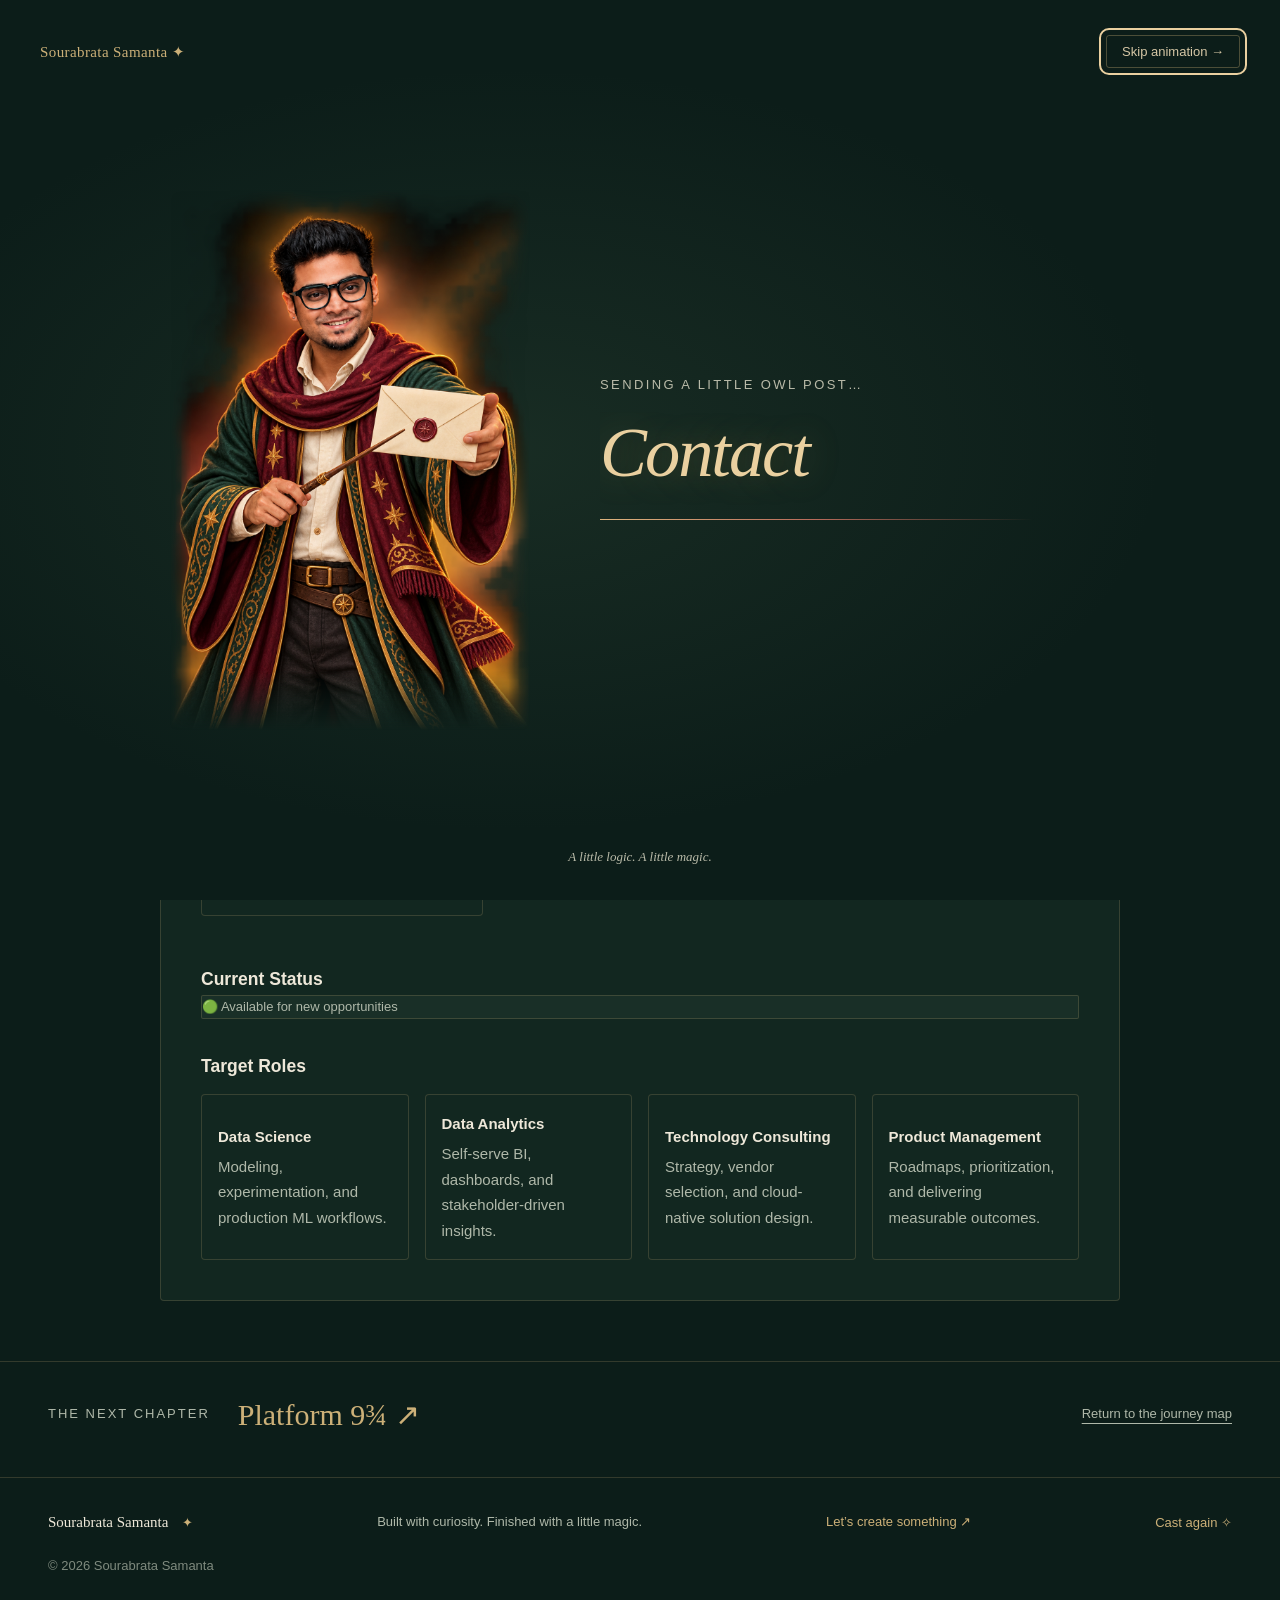
<file: contact.html>
<!DOCTYPE html>
<html lang="en">
<head>
    <meta charset="UTF-8">
    <meta name="viewport" content="width=device-width, initial-scale=1.0">
    <title>Contact - Sourabrata</title>
    <link rel="stylesheet" href="styles.css">
    <meta name="theme-color" content="#0c1d19">
    <link rel="stylesheet" href="enchanted.css">
    <script src="enchanted.js" defer></script>
    <link rel="icon" type="image/svg+xml" href="assets/illustrations/monogram.svg">
    <link rel="preload" as="image" media="(prefers-reduced-motion: no-preference)" href="assets/illustrations/sourabrata-wizard-contact.png">
    <link rel="stylesheet" href="page-spell.css">
    <script>if (!matchMedia('(prefers-reduced-motion: reduce)').matches) { document.documentElement.classList.add('spell-pending'); setTimeout(() => document.documentElement.classList.remove('spell-pending'), 4000); }</script>
    <script src="page-spell.js" defer></script>
</head>
<body>
    <a class="skip-link" href="#main-content">Skip to content</a>
    <nav aria-label="Main navigation">
      <div class="nav-container">
        <a class="brand" href="index.html" aria-label="Sourabrata Samanta, home"><span class="brand-mark" aria-hidden="true">S<span>✦</span></span><span class="brand-name">Sourabrata Samanta<small>A LITTLE LOGIC. A LITTLE MAGIC.</small></span></a>
        <ul class="nav-menu" id="main-menu"><li><a href="index.html">Home · 9¾</a></li>
<li><a href="about.html">About</a></li>
<li><a href="projects.html">Projects</a></li>
<li><a href="blog.html">Experience</a></li>
<li><a href="education.html">Education</a></li>
<li><a href="certifications.html">Credentials</a></li>
<li><a href="interests.html">Interests</a></li>
<li><a href="contact.html" class="active" aria-current="page">Contact</a></li></ul>
        <div class="nav-actions"><button class="light-switch" type="button" aria-pressed="false" aria-label="Switch to parchment theme"><span aria-hidden="true">☼</span> <span class="light-label">Lumos</span></button><button class="mobile-menu-toggle" aria-label="Open navigation" aria-expanded="false" aria-controls="main-menu"><span></span><span></span><span></span></button></div>
      </div>
    </nav>

    <main id="main-content" tabindex="-1" style="margin-top: 70px;">
        <section class="contact-hero">
            <div class="container">
                <p class="eyebrow">06 / OWL POST</p><h1>Get In Touch</h1>
                <p class="contact-subtitle">Let's discuss opportunities and collaborate on exciting projects</p>
            </div>
        </section>

        <section class="contact-content">
            <div class="container">
                <div class="contact-grid">
                    <div class="contact-info">
                        <h2>Let's Connect</h2>
                        <p>I'm always interested in hearing about new opportunities, collaborating on projects, or just having a conversation about technology.</p>
                        
                        <div class="contact-methods">
                            <div class="contact-method">
                                <h3>📧 Email</h3>
                                <p><a href="mailto:soursama@iu.edu">soursama@iu.edu</a></p>
                            </div>
                            
                            <div class="contact-method">
                                <h3>💼 LinkedIn</h3>
                                <p><a href="https://www.linkedin.com/in/sour-samanta/" target="_blank" rel="noopener noreferrer">https://www.linkedin.com/in/sour-samanta/</a></p>
                            </div>
                            
                            <div class="contact-method">
                                <h3>🐙 GitHub</h3>
                                <p><a href="https://github.com/sousama98" target="_blank" rel="noopener noreferrer">github.com/sousama98</a></p>
                            </div>
                            
                            <div class="contact-method">
                                <h3>📞 Phone</h3>
                                <p><a href="tel:+18126793078">+1 (812) 679-3078</a></p>
                            </div>
                        </div>
                        
                        <div class="availability">
                            <h3>Current Status</h3>
                            <p class="status-badge">🟢 Available for new opportunities</p>
                        </div>

                        <div class="preferred-roles">
                            <h3>Target Roles</h3>
                            <div class="role-grid">
                                <div class="role-tile" tabindex="0">
                                    <h4>Data Science</h4>
                                    <p>Modeling, experimentation, and production ML workflows.</p>
                                </div>

                                <div class="role-tile" tabindex="0">
                                    <h4>Data Analytics</h4>
                                    <p>Self-serve BI, dashboards, and stakeholder-driven insights.</p>
                                </div>

                                <div class="role-tile" tabindex="0">
                                    <h4>Technology Consulting</h4>
                                    <p>Strategy, vendor selection, and cloud-native solution design.</p>
                                </div>

                                <div class="role-tile" tabindex="0">
                                    <h4>Product Management</h4>
                                    <p>Roadmaps, prioritization, and delivering measurable outcomes.</p>
                                </div>
                            </div>
                        </div>
                    </div>
                    
                </div>
            </div>
        </section>
    <div class="container chapter-next"><span>THE NEXT CHAPTER</span><a href="index.html">Platform 9¾ <span aria-hidden="true">↗</span></a><a class="back-platform" href="index.html#journey">Return to the journey map</a></div>
    </main>

    <footer><div class="container footer-inner"><a class="footer-brand" href="index.html">Sourabrata Samanta <span>✦</span></a><p>Built with curiosity. Finished with a little magic.</p><a href="contact.html">Let’s create something ↗</a><small>© 2026 Sourabrata Samanta</small></div></footer>

    <style>
        .contact-hero {
            background: linear-gradient(135deg, #0ea5e9 0%, #06b6d4 100%);
            color: white;
            padding: 100px 0 50px;
            text-align: center;
            position: relative;
            overflow: hidden;
        }

        .contact-hero::before {
            content: '';
            position: absolute;
            top: 0;
            left: 0;
            right: 0;
            bottom: 0;
            background: 
                radial-gradient(circle at 20% 50%, rgba(255, 255, 255, 0.1) 0%, transparent 50%),
                radial-gradient(circle at 80% 80%, rgba(255, 255, 255, 0.1) 0%, transparent 50%);
            pointer-events: none;
        }

        .contact-hero h1 {
            font-size: 3.5rem;
            margin-bottom: 1rem;
            font-weight: 800;
            letter-spacing: -1px;
            text-shadow: 0 2px 20px rgba(0, 0, 0, 0.1);
            position: relative;
            z-index: 1;
        }

        .contact-subtitle {
            font-size: 1.3rem;
            opacity: 0.95;
            font-weight: 500;
            letter-spacing: -0.3px;
            position: relative;
            z-index: 1;
        }

        .contact-content {
            padding: 80px 0;
        }

        .contact-grid {
            display: grid;
            grid-template-columns: 1fr; /* full width single column */
            gap: 2.5rem;
            align-items: start;
        }

        /* ensure the contact section container can use the full page width */
        .contact-content .container {
            max-width: 100%;
            width: 100%;
            padding-left: 1rem;
            padding-right: 1rem;
        }

        .contact-info h2,
        .contact-form h2 {
            font-size: 2rem;
            margin-bottom: 1.5rem;
            color: #1e293b;
        }

        .contact-info p {
            color: #64748b;
            margin-bottom: 2rem;
            line-height: 1.7;
        }

        .contact-methods {
            margin-bottom: 3rem;
            display: grid;
            grid-template-columns: repeat(auto-fit, minmax(220px, 1fr));
            gap: 1rem;
        }

        .contact-method {
            display: flex;
            flex-direction: column;
            justify-content: center;
            gap: 0.25rem;
            padding: 1.25rem;
            background: #ffffff;
            border-radius: 12px;
            border: 1px solid rgba(15, 23, 42, 0.04);
            box-shadow: 0 6px 18px rgba(2,6,23,0.06);
            transition: transform 180ms ease, box-shadow 180ms ease, background 180ms ease, border-color 180ms ease;
            min-height: 96px;
        }

        .contact-method:nth-child(1) {
            background: linear-gradient(135deg, #fef3c7 0%, #fde68a 100%);
        }

        .contact-method:nth-child(2) {
            background: linear-gradient(135deg, #dbeafe 0%, #bfdbfe 100%);
        }

        .contact-method:nth-child(3) {
            background: linear-gradient(135deg, #e0e7ff 0%, #c7d2fe 100%);
        }

        .contact-method:nth-child(4) {
            background: linear-gradient(135deg, #d1fae5 0%, #a7f3d0 100%);
        }

        /* hover / focus styles (teal accent) */
        .contact-method:hover,
        .contact-method:focus-within {
            transform: translateY(-8px) scale(1.02);
            box-shadow: 0 18px 40px rgba(14,165,233,0.12);
            background: linear-gradient(135deg, #ecfeff 0%, #e0f2fe 100%);
            border-color: rgba(14,165,233,0.12);
        }

        .contact-method a {
            color: #1f2937;
            font-weight: 600;
            text-decoration: none;
        }

        .contact-method a:hover,
        .contact-method a:focus {
            text-decoration: underline;
        }

        /* keyboard focus visible */
        .contact-method:focus-within {
            outline: 3px solid rgba(14,165,233,0.14);
            outline-offset: 4px;
        }

        /* preferred roles tiles */
        .preferred-roles {
            margin-top: 1.5rem;
        }

        .preferred-roles h3 {
            margin-bottom: 0.75rem;
            color: #0f172a;
        }

        .role-grid {
            display: grid;
            grid-template-columns: repeat(auto-fit, minmax(200px, 1fr));
            gap: 1rem;
            margin-top: 0.5rem;
        }

        .role-tile {
            background: #ffffff;
            border-radius: 12px;
            padding: 1rem;
            border: 1px solid rgba(15,23,42,0.04);
            box-shadow: 0 6px 18px rgba(2,6,23,0.04);
            transition: transform 180ms ease, box-shadow 180ms ease, background 180ms ease, border-color 180ms ease;
            min-height: 96px;
            display: flex;
            flex-direction: column;
            justify-content: center;
            gap: 0.25rem;
            cursor: default;
        }

        .role-tile:nth-child(1) {
            background: linear-gradient(135deg, #fce7f3 0%, #fbcfe8 100%);
        }

        .role-tile:nth-child(2) {
            background: linear-gradient(135deg, #fef3c7 0%, #fde68a 100%);
        }

        .role-tile:nth-child(3) {
            background: linear-gradient(135deg, #dbeafe 0%, #bfdbfe 100%);
        }

        .role-tile:nth-child(4) {
            background: linear-gradient(135deg, #d1fae5 0%, #a7f3d0 100%);
        }

        .role-tile h4 {
            margin: 0;
            font-size: 15px;
            color: #0f172a;
        }

        .role-tile p {
            margin: 0;
            color: #475569;
            font-size: 15px;
        }

        .role-tile:hover,
        .role-tile:focus {
            transform: translateY(-8px) scale(1.02);
            box-shadow: 0 18px 40px rgba(14,165,233,0.12);
            background: linear-gradient(135deg, #ecfeff 0%, #e0f2fe 100%);
            border-color: rgba(14,165,233,0.12);
            outline: none;
        }

        .role-tile:focus {
            outline: 3px solid rgba(14,165,233,0.14);
            outline-offset: 4px;
        }

        @media (max-width: 768px) {
            .contact-grid {
                grid-template-columns: 1fr;
                gap: 2rem;
            }
            
            .contact-hero h1 {
                font-size: 2rem;
            }
        }

        @media (max-width: 480px) {
            .contact-methods {
                grid-template-columns: 1fr;
            }
        }
    </style>
</body>
</html>
</file>
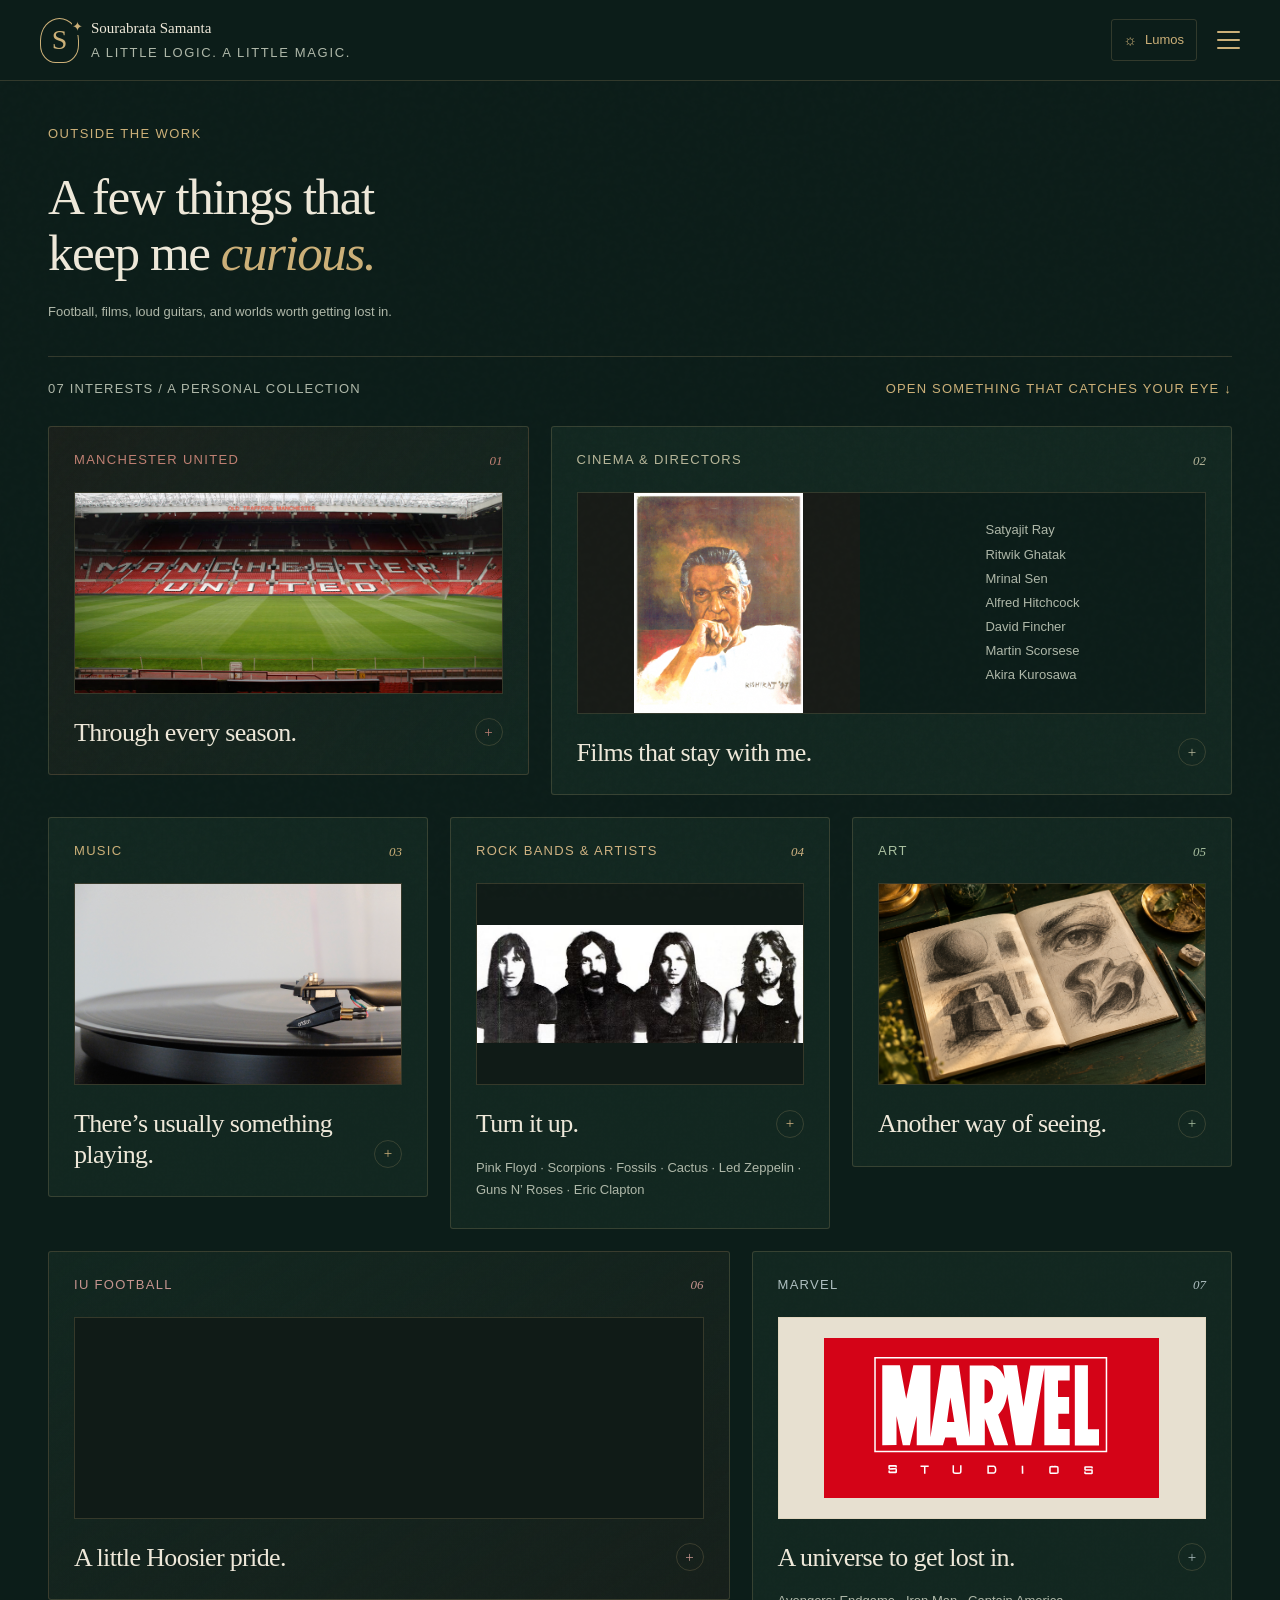
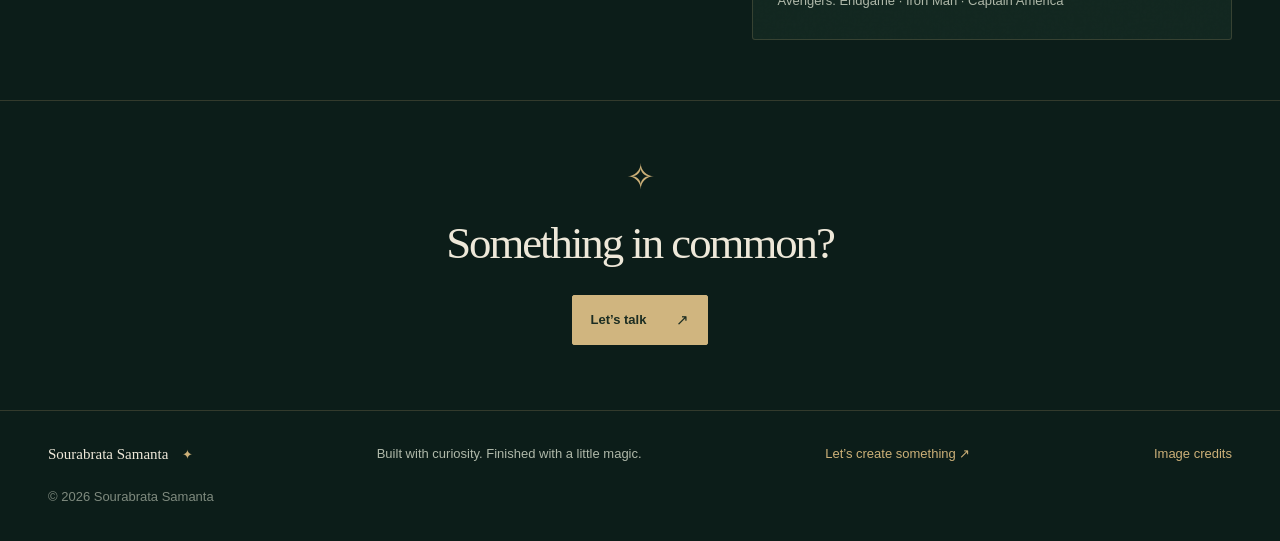
<file: interests.html>
<!DOCTYPE html>
<html lang="en">
<head>
  <meta charset="UTF-8"><meta name="viewport" content="width=device-width, initial-scale=1.0">
  <meta name="theme-color" content="#0c1d19"><meta name="description" content="Outside the work: football, cinema, music, art, and the worlds that keep Sourabrata Samanta curious.">
  <title>Outside the work — Sourabrata Samanta</title>
  <link rel="stylesheet" href="styles.css"><link rel="stylesheet" href="enchanted.css"><link rel="stylesheet" href="interests.css">
  <link rel="icon" type="image/svg+xml" href="assets/illustrations/monogram.svg">
  <script src="enchanted.js" defer></script><script src="interests-data.js" defer></script><script src="interests.js" defer></script>
</head>
<body class="interests-page">
<a class="skip-link" href="#main-content">Skip to content</a>
    <nav aria-label="Main navigation">
      <div class="nav-container">
        <a class="brand" href="index.html" aria-label="Sourabrata Samanta, home"><span class="brand-mark" aria-hidden="true">S<span>✦</span></span><span class="brand-name">Sourabrata Samanta<small>A LITTLE LOGIC. A LITTLE MAGIC.</small></span></a>
        <ul class="nav-menu" id="main-menu"><li><a href="index.html">Home · 9¾</a></li>
<li><a href="about.html">About</a></li>
<li><a href="projects.html">Projects</a></li>
<li><a href="blog.html">Experience</a></li>
<li><a href="education.html">Education</a></li>
<li><a href="certifications.html">Credentials</a></li>
<li><a href="interests.html" class="active" aria-current="page">Interests</a></li>
<li><a href="contact.html">Contact</a></li></ul>
        <div class="nav-actions"><button class="light-switch" type="button" aria-pressed="false" aria-label="Switch to parchment theme"><span aria-hidden="true">☼</span> <span class="light-label">Lumos</span></button><button class="mobile-menu-toggle" aria-label="Open navigation" aria-expanded="false" aria-controls="main-menu"><span></span><span></span><span></span></button></div>
      </div>
    </nav>
<main id="main-content" tabindex="-1">
  <section class="interests-hero"><div class="container"><p class="eyebrow">OUTSIDE THE WORK</p><h1>A few things that<br>keep me <em>curious.</em></h1><p>Football, films, loud guitars, and worlds worth getting lost in.</p><div class="collection-intro-rule"><span>07 INTERESTS / A PERSONAL COLLECTION</span><span>OPEN SOMETHING THAT CATCHES YOUR EYE ↓</span></div></div></section>
  <section class="interests-collection" aria-label="Explore my interests"><div class="container"><div class="interests-grid"><details class="interest-card interest-united" id="interest-united" data-interest="united">
      <summary><span class="interest-card-label"><span>MANCHESTER UNITED</span><span class="interest-number">01</span></span><span class="interest-art interest-photo-frame"><img class="interest-photo" src="assets/interests/old-trafford.jpg" alt="Old Trafford stadium, Manchester" loading="eager" decoding="async" width="900" height="560"></span><span class="interest-card-bottom"><span class="interest-card-title">Through every season.</span><span class="interest-open-mark" aria-hidden="true">+</span></span></summary>
      <div class="interest-expanded"><div class="collection-heading"><h3>Matchday memories</h3><span>Matchday collection</span></div><div class="interest-personal-content"></div></div>
    </details>
<details class="interest-card interest-cinema" id="interest-cinema" data-interest="cinema">
      <summary><span class="interest-card-label"><span>CINEMA & DIRECTORS</span><span class="interest-number">02</span></span><span class="interest-art interest-photo-frame"><img class="interest-photo" src="assets/interests/satyajit-ray.jpg" alt="Portrait of Satyajit Ray by Rishiraj Sahoo" loading="eager" decoding="async" width="900" height="560"><span class="cinema-photo-names" aria-hidden="true"><span>Satyajit Ray</span><span>Ritwik Ghatak</span><span>Mrinal Sen</span><span>Alfred Hitchcock</span><span>David Fincher</span><span>Martin Scorsese</span><span>Akira Kurosawa</span></span></span><span class="interest-card-bottom"><span class="interest-card-title">Films that stay with me.</span><span class="interest-open-mark" aria-hidden="true">+</span></span></summary>
      <div class="interest-expanded"><div class="collection-heading"><h3>Cinema notes</h3><span>The film collection</span></div><div class="interest-personal-content"></div><div class="director-collection"><p class="collection-label">THE DIRECTOR’S CHAIR</p><div class="director-tabs" role="tablist" aria-label="Explore directors"><button type="button" role="tab" id="director-tab-0" aria-controls="director-panel-0" aria-selected="true" tabindex="0">Satyajit Ray</button><button type="button" role="tab" id="director-tab-1" aria-controls="director-panel-1" aria-selected="false" tabindex="-1">Ritwik Ghatak</button><button type="button" role="tab" id="director-tab-2" aria-controls="director-panel-2" aria-selected="false" tabindex="-1">Mrinal Sen</button><button type="button" role="tab" id="director-tab-3" aria-controls="director-panel-3" aria-selected="false" tabindex="-1">Alfred Hitchcock</button><button type="button" role="tab" id="director-tab-4" aria-controls="director-panel-4" aria-selected="false" tabindex="-1">David Fincher</button><button type="button" role="tab" id="director-tab-5" aria-controls="director-panel-5" aria-selected="false" tabindex="-1">Martin Scorsese</button><button type="button" role="tab" id="director-tab-6" aria-controls="director-panel-6" aria-selected="false" tabindex="-1">Akira Kurosawa</button></div><section class="director-panel" role="tabpanel" id="director-panel-0" aria-labelledby="director-tab-0" tabindex="0" data-director="Satyajit Ray"><span class="director-frame-number">FRAME 01 / 07</span><h4>Satyajit Ray</h4><div class="director-personal-content"></div></section><section class="director-panel" role="tabpanel" id="director-panel-1" aria-labelledby="director-tab-1" tabindex="0" data-director="Ritwik Ghatak"><span class="director-frame-number">FRAME 02 / 07</span><h4>Ritwik Ghatak</h4><div class="director-personal-content"></div></section><section class="director-panel" role="tabpanel" id="director-panel-2" aria-labelledby="director-tab-2" tabindex="0" data-director="Mrinal Sen"><span class="director-frame-number">FRAME 03 / 07</span><h4>Mrinal Sen</h4><div class="director-personal-content"></div></section><section class="director-panel" role="tabpanel" id="director-panel-3" aria-labelledby="director-tab-3" tabindex="0" data-director="Alfred Hitchcock"><span class="director-frame-number">FRAME 04 / 07</span><h4>Alfred Hitchcock</h4><div class="director-personal-content"></div></section><section class="director-panel" role="tabpanel" id="director-panel-4" aria-labelledby="director-tab-4" tabindex="0" data-director="David Fincher"><span class="director-frame-number">FRAME 05 / 07</span><h4>David Fincher</h4><div class="director-personal-content"></div></section><section class="director-panel" role="tabpanel" id="director-panel-5" aria-labelledby="director-tab-5" tabindex="0" data-director="Martin Scorsese"><span class="director-frame-number">FRAME 06 / 07</span><h4>Martin Scorsese</h4><div class="director-personal-content"></div></section><section class="director-panel" role="tabpanel" id="director-panel-6" aria-labelledby="director-tab-6" tabindex="0" data-director="Akira Kurosawa"><span class="director-frame-number">FRAME 07 / 07</span><h4>Akira Kurosawa</h4><div class="director-personal-content"></div></section></div></div>
    </details>
<details class="interest-card interest-music" id="interest-music" data-interest="music">
      <summary><span class="interest-card-label"><span>MUSIC</span><span class="interest-number">03</span></span><span class="interest-art interest-photo-frame"><img class="interest-photo" src="assets/interests/vinyl-record.jpg" alt="A turntable stylus playing a vinyl record" loading="lazy" decoding="async" width="900" height="560"></span><span class="interest-card-bottom"><span class="interest-card-title">There’s usually something playing.</span><span class="interest-open-mark" aria-hidden="true">+</span></span></summary>
      <div class="interest-expanded"><div class="collection-heading"><h3>Listening notes</h3><span>The listening collection</span></div><div class="interest-personal-content"></div></div>
    </details>
<details class="interest-card interest-rock" id="interest-rock" data-interest="rock">
      <summary><span class="interest-card-label"><span>ROCK BANDS &amp; ARTISTS</span><span class="interest-number">04</span></span><span class="interest-art interest-photo-frame"><img class="interest-photo" src="assets/interests/pink-floyd-1971.jpg" alt="Pink Floyd in a 1971 publicity photograph" loading="lazy" decoding="async" width="900" height="560"></span><span class="interest-card-bottom"><span class="interest-card-title">Turn it up.</span><span class="interest-open-mark" aria-hidden="true">+</span></span><span class="interest-roster-preview">Pink Floyd · Scorpions · Fossils · Cactus · Led Zeppelin · Guns N’ Roses · Eric Clapton</span></summary>
      <div class="interest-expanded"><div class="collection-heading"><h3>Bands &amp; artists</h3><span>The loud corner</span></div><div class="interest-personal-content"></div></div>
    </details>
<details class="interest-card interest-artwork" id="interest-art" data-interest="art">
      <summary><span class="interest-card-label"><span>ART</span><span class="interest-number">05</span></span><span class="interest-art interest-photo-frame"><img class="interest-photo" src="assets/interests/sketchbook-scene.png" alt="An illustrative sketchbook scene with graphite studies and pencils" loading="lazy" decoding="async" width="900" height="560"></span><span class="interest-card-bottom"><span class="interest-card-title">Another way of seeing.</span><span class="interest-open-mark" aria-hidden="true">+</span></span></summary>
      <div class="interest-expanded"><div class="collection-heading"><h3>Gallery notes</h3><span>The sketchbook</span></div><div class="interest-personal-content"></div></div>
    </details>
<details class="interest-card interest-iu" id="interest-iu" data-interest="iu">
      <summary><span class="interest-card-label"><span>IU FOOTBALL</span><span class="interest-number">06</span></span><span class="interest-art interest-photo-frame"><img class="interest-photo" src="assets/interests/iu-memorial-stadium.jpg" alt="Memorial Stadium at Indiana University Bloomington" loading="lazy" decoding="async" width="900" height="560"></span><span class="interest-card-bottom"><span class="interest-card-title">A little Hoosier pride.</span><span class="interest-open-mark" aria-hidden="true">+</span></span></summary>
      <div class="interest-expanded"><div class="collection-heading"><h3>Bloomington notes</h3><span>The campus collection</span></div><div class="interest-personal-content"></div><p class="verified-interest-note">A connection to my time at Indiana University’s Kelley School of Business.</p><a class="interest-context-link" href="education.html#journal-iu">Visit my Indiana chapter ↗</a></div>
    </details>
<details class="interest-card interest-marvel" id="interest-marvel" data-interest="marvel">
      <summary><span class="interest-card-label"><span>MARVEL</span><span class="interest-number">07</span></span><span class="interest-art interest-photo-frame"><img class="interest-photo" src="assets/interests/marvel-studios.svg" alt="Marvel Studios wordmark" loading="lazy" decoding="async" width="900" height="560"></span><span class="interest-card-bottom"><span class="interest-card-title">A universe to get lost in.</span><span class="interest-open-mark" aria-hidden="true">+</span></span><span class="interest-roster-preview">Avengers: Endgame · Iron Man · Captain America</span></summary>
      <div class="interest-expanded"><div class="collection-heading"><h3>Character notes</h3><span>The comic collection</span></div><div class="interest-personal-content"></div></div>
    </details></div></div></section>
  <section class="common-ground"><div class="container"><span aria-hidden="true">✧</span><h2>Something in common?</h2><a class="magic-button" href="contact.html">Let’s talk <span aria-hidden="true">↗</span></a></div></section>
</main>
<footer><div class="container footer-inner"><a class="footer-brand" href="index.html">Sourabrata Samanta <span>✦</span></a><p>Built with curiosity. Finished with a little magic.</p><a href="contact.html">Let’s create something ↗</a><a href="assets/interests/CREDITS.md">Image credits</a><small>© 2026 Sourabrata Samanta</small></div></footer>
</body>
</html>
</file>
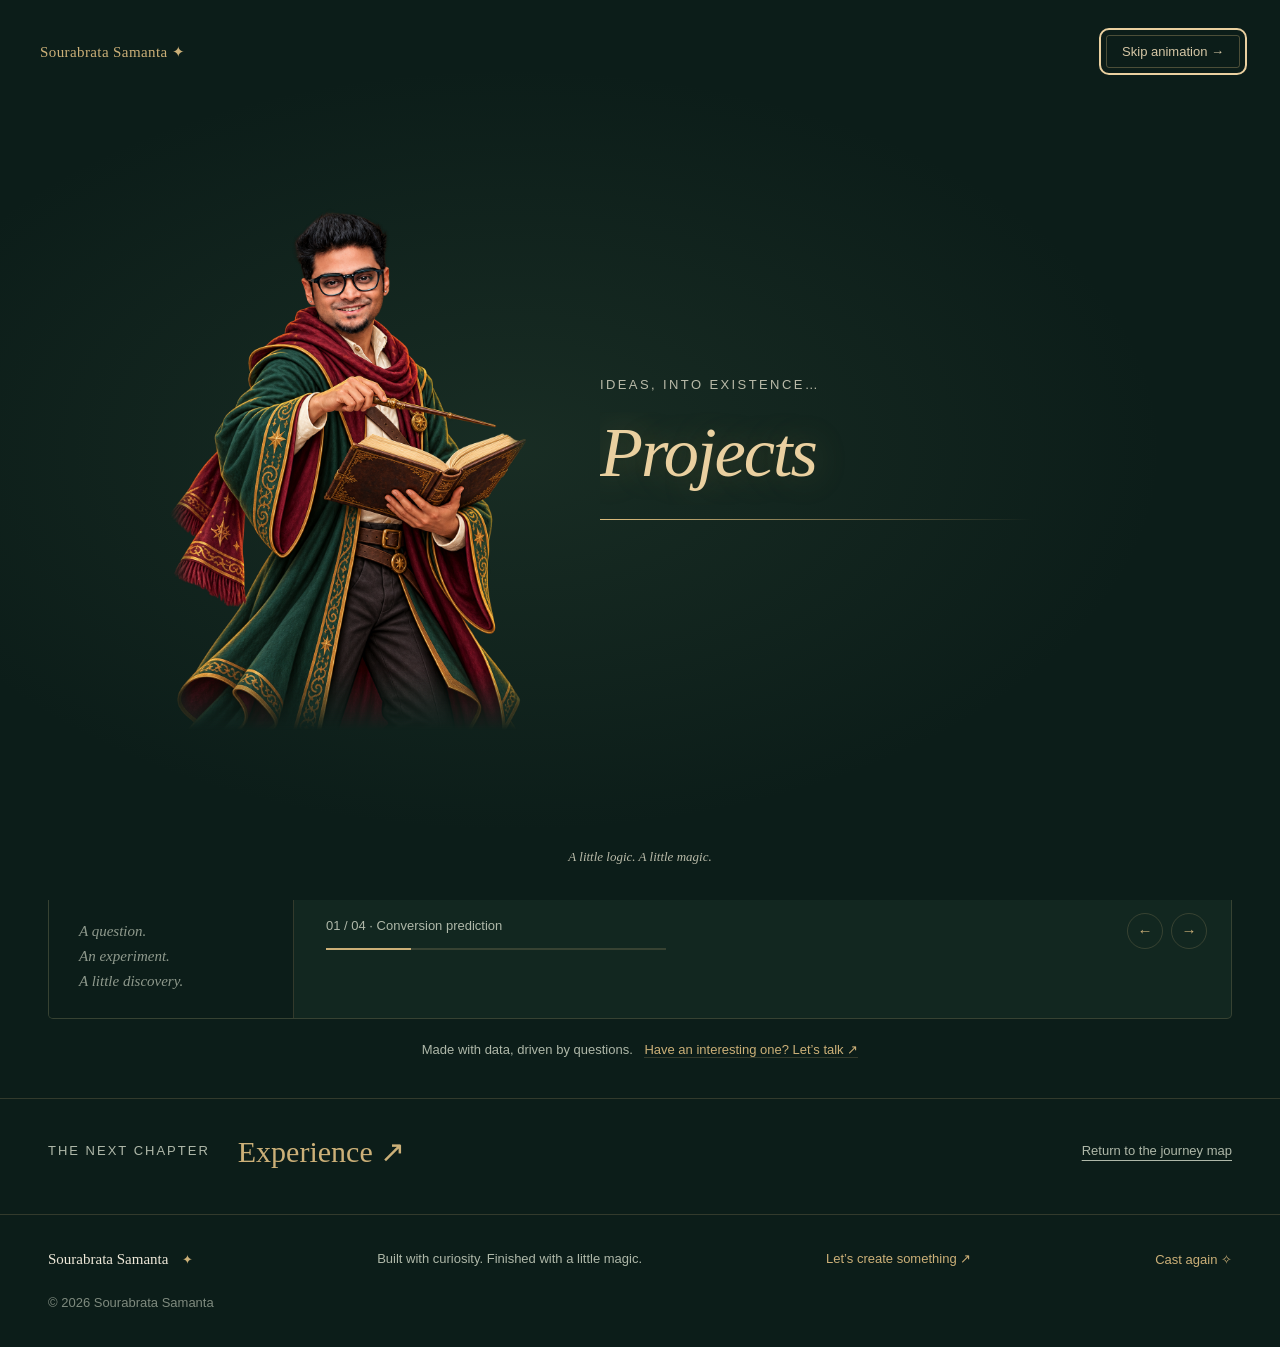
<file: projects.html>
<!DOCTYPE html>
<html lang="en">
<head>
    <meta charset="UTF-8">
    <meta name="viewport" content="width=device-width, initial-scale=1.0">
    <title>Projects — Sourabrata Samanta</title>
    <link rel="stylesheet" href="styles.css">
    <meta name="theme-color" content="#0c1d19">
    <link rel="stylesheet" href="enchanted.css">
    <script src="enchanted.js" defer></script>
    <link rel="icon" type="image/svg+xml" href="assets/illustrations/monogram.svg">
    <link rel="stylesheet" href="projects.css">
    <script src="projects.js" defer></script>
    <link rel="preload" as="image" media="(prefers-reduced-motion: no-preference)" href="assets/illustrations/sourabrata-wizard-projects.png">
    <link rel="stylesheet" href="page-spell.css">
    <script>if (!matchMedia('(prefers-reduced-motion: reduce)').matches) { document.documentElement.classList.add('spell-pending'); setTimeout(() => document.documentElement.classList.remove('spell-pending'), 4000); }</script>
    <script src="page-spell.js" defer></script>
</head>
<body class="projects-page">
    <a class="skip-link" href="#main-content">Skip to content</a>
    <nav aria-label="Main navigation">
      <div class="nav-container">
        <a class="brand" href="index.html" aria-label="Sourabrata Samanta, home"><span class="brand-mark" aria-hidden="true">S<span>✦</span></span><span class="brand-name">Sourabrata Samanta<small>A LITTLE LOGIC. A LITTLE MAGIC.</small></span></a>
        <ul class="nav-menu" id="main-menu"><li><a href="index.html">Home · 9¾</a></li>
<li><a href="about.html">About</a></li>
<li><a href="projects.html" class="active" aria-current="page">Projects</a></li>
<li><a href="blog.html">Experience</a></li>
<li><a href="education.html">Education</a></li>
<li><a href="certifications.html">Credentials</a></li>
<li><a href="interests.html">Interests</a></li>
<li><a href="contact.html">Contact</a></li></ul>
        <div class="nav-actions"><button class="light-switch" type="button" aria-pressed="false" aria-label="Switch to parchment theme"><span aria-hidden="true">☼</span> <span class="light-label">Lumos</span></button><button class="mobile-menu-toggle" aria-label="Open navigation" aria-expanded="false" aria-controls="main-menu"><span></span><span></span><span></span></button></div>
      </div>
    </nav>

    <main id="main-content" tabindex="-1" style="margin-top: 70px;">
        <section class="projects-hero">
            <div class="container">
                <p class="eyebrow">02 / THE SPELLBOOK</p><h1>My Projects</h1>
                <p class="projects-subtitle">A few questions I’ve explored. A few things I’ve brought to life.</p>
            </div>
        </section>

        <section class="projects-content spellbook-section" aria-label="Project spellbook"><div class="container">
  <div class="spellbook-topline"><p>FOUR PROJECTS. FOUR DIFFERENT KINDS OF CURIOSITY.</p><span class="browse-hint">CHOOSE A CHAPTER BELOW</span></div>
  <div class="spellbook" role="region" aria-label="Browse projects">
    <aside class="chapter-index" hidden><div class="index-heading"><span>THE INDEX</span><span aria-hidden="true">✦</span></div><button class="chapter-select" type="button" data-project="0" aria-controls="project-conversion" aria-pressed="true"><span>01</span><span><small>GROWTH ANALYTICS</small><strong>Conversion prediction</strong></span><span class="chapter-select-arrow" aria-hidden="true">↗</span></button><button class="chapter-select" type="button" data-project="1" aria-controls="project-seoul" aria-pressed="false"><span>02</span><span><small>URBAN MOBILITY</small><strong>Seoul bike demand</strong></span><span class="chapter-select-arrow" aria-hidden="true">↗</span></button><button class="chapter-select" type="button" data-project="2" aria-controls="project-pwc" aria-pressed="false"><span>03</span><span><small>EXPLAINABLE AI · PwC CAPSTONE</small><strong>Human-aligned AI</strong></span><span class="chapter-select-arrow" aria-hidden="true">↗</span></button><button class="chapter-select" type="button" data-project="3" aria-controls="project-tracyai" aria-pressed="false"><span>04</span><span><small>GENERATIVE AI · MPHASIS</small><strong>AI for vendor risk</strong></span><span class="chapter-select-arrow" aria-hidden="true">↗</span></button><p class="index-note">A question.<br>An experiment.<br>A little discovery.</p></aside>
    <div class="spell-stage"><article class="spell-slide" id="project-conversion" aria-labelledby="title-conversion" data-title="Conversion prediction">
      <div class="spell-overview"><p class="eyebrow">01 / GROWTH ANALYTICS</p><h2 id="title-conversion">Who’s ready for premium?</h2><p class="spell-summary">Predicting subscription conversion from 58,000+ user records to help teams prioritize high-value users and personalize onboarding.</p><div class="spell-tags"><span>R</span><span>Classification</span><span>Causal inference</span></div><p class="spell-purpose"><span aria-hidden="true">✦</span> From engagement signals to growth decisions.</p></div>
      <div class="spell-visual visual-conversion"><div class="visual-heading"><span>FIELD NOTES / 01</span><span aria-hidden="true">✧</span></div><div class="spell-metric"><strong>58k+</strong><span>user records analyzed</span></div><svg viewBox="0 0 440 290" fill="none" aria-hidden="true"><path d="M50 230H395M50 230V45" stroke="currentColor" opacity=".25"/><path d="M70 218C130 215 130 185 180 183S225 132 270 139 322 76 378 58" stroke="currentColor" stroke-width="2"/><path d="M70 218C130 215 130 185 180 183S225 132 270 139 322 76 378 58V230H70Z" fill="currentColor" opacity=".07"/><g fill="currentColor"><circle cx="70" cy="218" r="4"/><circle cx="180" cy="183" r="4"/><circle cx="270" cy="139" r="4"/><circle cx="378" cy="58" r="5"/></g><circle cx="378" cy="58" r="15" stroke="currentColor" opacity=".4"/><g stroke="currentColor" stroke-dasharray="3 7" opacity=".2"><path d="M180 183V230M270 139V230M378 58V230"/></g><text x="63" y="260" fill="currentColor" font-size="9" letter-spacing="3">ENGAGEMENT</text><text x="310" y="260" fill="currentColor" font-size="9" letter-spacing="3">INTENT ↗</text></svg><p class="visual-note">CONCEPT ILLUSTRATION · NOT MODEL RESULTS</p></div>
      <details class="spell-details"><summary>Read the case study <span class="detail-sign" aria-hidden="true">+</span></summary><div class="case-content">
                                <h4>Problem Solved</h4>
                                <p>Provided data-backed predictions of conversion probability to help teams target high-value users, personalize onboarding flows, and optimize resource allocation for subscription growth.</p>
                                
                                <h4>Technical Approach</h4>
                                <ol>
                                    <li><strong>Data Engineering & Exploration</strong> — Cleaned, transformed, and validated a dataset of 58k+ user interactions. Performed EDA and causal inference checks to surface real drivers of conversion.</li>
                                    <li><strong>Feature Strategy</strong> — Engineered features from engagement intensity, session timing, activity breadth, and demographics. Applied feature selection and used oversampling (SMOTE) to address class imbalance.</li>
                                    <li><strong>Model Development</strong> — Built and tuned Logistic Regression, Random Forest, and Gradient Boosting (GBM/XGBoost) models using cross-validation, grid search, and threshold optimization.</li>
                                    <li><strong>Evaluation & Insights</strong> — Benchmarked models, derived user-behavior clusters, and produced actionable levers for product and marketing teams.</li>
                                </ol>
                                
                                <h4>Key Learnings</h4>
                                <p>Deepened expertise in classification workflows and ensemble techniques, strengthened causal analysis practices, gained hands-on experience with balancing and hyperparameter tuning, and improved translating analytics into business recommendations.</p>
                            </div></details>
    </article><article class="spell-slide" id="project-seoul" aria-labelledby="title-seoul" data-title="Seoul bike demand">
      <div class="spell-overview"><p class="eyebrow">02 / URBAN MOBILITY</p><h2 id="title-seoul">A smarter ride for the city.</h2><p class="spell-summary">Forecasting bike rental demand using 8,700+ records, weather, and time-based signals to guide fleet distribution and station planning.</p><div class="spell-tags"><span>Python</span><span>SQL</span><span>Regression</span></div><p class="spell-purpose"><span aria-hidden="true">✦</span> Turning city rhythms into planning insights.</p></div>
      <div class="spell-visual visual-seoul"><div class="visual-heading"><span>FIELD NOTES / 02</span><span aria-hidden="true">✧</span></div><div class="spell-metric"><strong>8,700+</strong><span>rental records explored</span></div><svg viewBox="0 0 440 290" fill="none" aria-hidden="true"><g stroke="currentColor" opacity=".15"><path d="M35 65H405M35 120H405M35 175H405M35 230H405M85 40V245M175 40V245M265 40V245M355 40V245"/></g><path d="m85 175 90-55 90 55 90-110" stroke="currentColor" stroke-width="2" stroke-dasharray="5 5"/><g fill="currentColor"><circle cx="85" cy="175" r="7"/><circle cx="175" cy="120" r="7"/><circle cx="265" cy="175" r="7"/><circle cx="355" cy="65" r="7"/></g><g stroke="currentColor" opacity=".4"><circle cx="85" cy="175" r="25"/><circle cx="175" cy="120" r="34"/><circle cx="265" cy="175" r="22"/><circle cx="355" cy="65" r="29"/></g><text x="40" y="270" fill="currentColor" font-size="9" letter-spacing="3">WEATHER · TIME · DEMAND</text></svg><p class="visual-note">CONCEPT ILLUSTRATION · NOT MODEL RESULTS</p></div>
      <details class="spell-details"><summary>Read the case study <span class="detail-sign" aria-hidden="true">+</span></summary><div class="case-content">
                                <h4>Problem Solved</h4>
                                <p>Provided a data-driven demand prediction model to enable better fleet distribution, maintenance scheduling, and strategic planning—reducing overstocking and underresourcing across stations.</p>
                                
                                <h4>Technical Approach</h4>
                                <ol>
                                    <li><strong>Data Pipeline & Engineering</strong> — Ingested and managed data through a relational database; executed Python-based wrangling and preprocessing; conducted EDA to evaluate environmental, temporal, and behavioral factors.</li>
                                    <li><strong>Feature Development & Preparation</strong> — Engineered features for temperature, humidity, time-of-day, holidays, and wind speed; handled outliers, normalization, and rigorous validation.</li>
                                    <li><strong>Predictive Modeling</strong> — Implemented Linear Regression, Random Forest Regression, and Gradient Boosting models; optimized via hyperparameter tuning and cross-validation with evaluation on RMSE, MAE, and R².</li>
                                    <li><strong>Insights & Deliverables</strong> — Produced analytical reports, identified peak-hour trends, and delivered recommendations for station-level planning and system optimization.</li>
                                </ol>
                                
                                <h4>Key Learnings</h4>
                                <p>Strengthened Python analytics and regression modeling skills, improved database integration workflows, and enhanced data storytelling to turn model outputs into actionable operational guidance.</p>
                            </div></details>
    </article><article class="spell-slide" id="project-pwc" aria-labelledby="title-pwc" data-title="Human-aligned AI">
      <div class="spell-overview"><p class="eyebrow">03 / EXPLAINABLE AI · PwC CAPSTONE</p><h2 id="title-pwc">Intelligence with a human lens.</h2><p class="spell-summary">A 13-week capstone blueprint combining explainable AI, process mining, and expert feedback to make enterprise models more transparent.</p><div class="spell-tags"><span>Explainable AI</span><span>Process mining</span><span>Human-in-the-loop</span></div><p class="spell-purpose"><span aria-hidden="true">✦</span> Bringing domain expertise into the model loop.</p></div>
      <div class="spell-visual visual-pwc"><div class="visual-heading"><span>FIELD NOTES / 03</span><span aria-hidden="true">✧</span></div><div class="spell-metric"><strong>13</strong><span>week capstone blueprint</span></div><svg viewBox="0 0 440 290" fill="none" aria-hidden="true"><path d="M150 105h140M290 105l-12-6m12 6-12 6M310 130v64H130v-64" stroke="currentColor" opacity=".6"/><path d="m130 130-6 12m6-12 6 12" stroke="currentColor"/><circle cx="130" cy="105" r="40" stroke="currentColor"/><circle cx="310" cy="105" r="40" stroke="currentColor"/><path d="m130 82 6 16 17 7-17 6-6 17-6-17-17-6 17-7Z" stroke="currentColor"/><circle cx="310" cy="94" r="10" stroke="currentColor"/><path d="M292 123a18 18 0 0 1 36 0" stroke="currentColor"/><rect x="172" y="174" width="96" height="38" rx="19" fill="var(--surface)" stroke="currentColor"/><text x="220" y="198" text-anchor="middle" fill="currentColor" font-size="9" letter-spacing="2">FEEDBACK</text><text x="130" y="52" text-anchor="middle" fill="currentColor" font-size="9" letter-spacing="2">MODEL</text><text x="310" y="52" text-anchor="middle" fill="currentColor" font-size="9" letter-spacing="2">EXPERT</text><text x="220" y="265" text-anchor="middle" fill="currentColor" font-size="9" letter-spacing="3">EXPLAIN · REFINE · REPEAT</text></svg><p class="visual-note">CONCEPT ILLUSTRATION · NOT MODEL RESULTS</p></div>
      <details class="spell-details"><summary>Read the case study <span class="detail-sign" aria-hidden="true">+</span></summary><div class="case-content">
                                <h4>Problem Solved</h4>
                                <p>Addresses enterprise adoption barriers such as lack of transparency, misalignment with domain expertise, and fragmented event-log data by designing a human-aligned machine intelligence framework that balances performance with operational constraints.</p>
                                
                                <h4>Technical Approach</h4>
                                <ol>
                                    <li><strong>Research Foundations</strong> — Deep-dive into Explainable AI (XAI), process mining from event logs, and SME feedback frameworks to form a rigorous blueprint.</li>
                                    <li><strong>Blueprint Architecture</strong> — Structured 13-week roadmap across four pillars: Data Understanding & Event Log Assessment; Model Development & Explainability Integration; Human-Knowledge Integration Cycles; Governance, Monitoring & Scalability.</li>
                                    <li><strong>Implementation Strategy</strong> — Recommended tooling for process mining and XAI visualization, model training cycles adapted to process maturity, and a monitoring plan for transparency and drift detection.</li>
                                </ol>
                                
                                <h4>Key Learnings</h4>
                                <p>Advanced XAI and process-mining knowledge, strengthened design of human-in-the-loop systems, and improved ability to translate technical research into enterprise-ready operational frameworks.</p>
                            </div></details>
    </article>
<article class="spell-slide" id="project-tracyai" aria-labelledby="title-tracyai" data-title="AI for vendor risk">
      <div class="spell-overview">
        <p class="eyebrow">04 / GENERATIVE AI · MPHASIS</p>
        <h2 id="title-tracyai">From document overload to faster decisions.</h2>
        <p class="spell-summary">At Mphasis, I helped build TracyAI, an AI powered vendor risk assessment platform. I developed document processing and retrieval workflows that helped analysts find relevant evidence and complete assessments faster.</p>
        <div class="spell-tags"><span>Python</span><span>AWS Bedrock</span><span>RAG</span><span>LangGraph</span></div>
        <p class="spell-purpose"><span aria-hidden="true">✦</span> Turning complex vendor documents into answers grounded in evidence.</p>
        <p class="spell-credit">Professional work · Data Science Intern at Mphasis</p>
      </div>
      <div class="spell-visual visual-tracy">
        <div class="visual-heading"><span>FIELD NOTES / 04</span><span aria-hidden="true">✧</span></div>
        <div class="spell-metric"><strong>Under 7 days</strong><span>Assessment time reduced from approximately one month</span><small>Platform outcome · achieved by the team</small></div>
        <div class="tracy-workflow" role="group" aria-labelledby="tracy-workflow-heading">
          <p class="workflow-heading" id="tracy-workflow-heading">SIMPLIFIED WORKFLOW <span>Select a stage</span></p>
          <details class="workflow-stage" name="tracy-workflow" open>
            <summary><span class="workflow-icon" aria-hidden="true"><svg viewBox="0 0 24 24" fill="none"><path d="M6 3h9l4 4v14H6zM15 3v5h4M9 12h7M9 16h7M3 7v14" stroke="currentColor" stroke-width="1.2"/></svg></span><span>Documents</span><span class="workflow-step-number" aria-hidden="true">01</span></summary>
            <p>Python and Unstructured.io prepare documents, with OCR fallback for scanned pages.</p>
          </details>
          <details class="workflow-stage" name="tracy-workflow">
            <summary><span class="workflow-icon" aria-hidden="true"><svg viewBox="0 0 24 24" fill="none"><circle cx="10" cy="10" r="6" stroke="currentColor" stroke-width="1.2"/><path d="m15 15 6 6M7 8h6M7 11h4" stroke="currentColor" stroke-width="1.2"/></svg></span><span>Evidence retrieval</span><span class="workflow-step-number" aria-hidden="true">02</span></summary>
            <p>Amazon Titan embeddings help retrieve relevant passages from the processed documents.</p>
          </details>
          <details class="workflow-stage" name="tracy-workflow">
            <summary><span class="workflow-icon" aria-hidden="true"><svg viewBox="0 0 24 24" fill="none"><path d="m12 2 3 7 7 3-7 3-3 7-3-7-7-3 7-3z" stroke="currentColor" stroke-width="1.2"/></svg></span><span>AI analysis</span><span class="workflow-step-number" aria-hidden="true">03</span></summary>
            <p>Amazon Bedrock Nova generates responses grounded in the retrieved evidence.</p>
          </details>
          <details class="workflow-stage" name="tracy-workflow">
            <summary><span class="workflow-icon" aria-hidden="true"><svg viewBox="0 0 24 24" fill="none"><circle cx="9" cy="7" r="4" stroke="currentColor" stroke-width="1.2"/><path d="M2 22v-3a7 7 0 0 1 14 0v3M16 11l2 2 4-5" stroke="currentColor" stroke-width="1.2"/></svg></span><span>Analyst review</span><span class="workflow-step-number" aria-hidden="true">04</span></summary>
            <p>Analysts review the evidence and evidence-grounded responses to support vendor risk assessments.</p>
          </details>
        </div>
        <p class="visual-note">ILLUSTRATIVE DOCUMENTS · SIMPLIFIED WORKFLOW</p>
      </div>
      <details class="spell-details"><summary>Read the case study <span class="detail-sign" aria-hidden="true">+</span></summary><div class="case-content">
        <h4>Problem solved</h4>
        <p>Vendor risk analysts reviewed hundreds of documents manually to locate evidence and prepare assessments. The process took approximately one month and involved substantial repetitive work.</p>
        <h4>My contribution</h4>
        <p>As a Data Science Intern at Mphasis, I contributed to TracyAI by building document processing and retrieval workflows. My work connected document ingestion, relevant evidence retrieval, and evidence-grounded responses to support analysts reviewing vendor risk.</p>
        <h4>Technical approach</h4>
        <ol>
          <li>Process documents using Python and Unstructured.io, with OCR fallback for scanned content.</li>
          <li>Generate embeddings using Amazon Titan to support retrieval of relevant document passages.</li>
          <li>Use Amazon Bedrock Nova models to generate responses grounded in retrieved evidence.</li>
          <li>Coordinate workflows using LangGraph and LangChain, with Langfuse for tracing and evaluation.</li>
        </ol>
        <h4>Outcome</h4>
        <p>Through the team’s work, the platform reduced assessment time from approximately one month to under seven days and cut manual effort by 60%. These are platform outcomes achieved through the team’s combined contributions.</p>
        <h4>Key takeaways</h4>
        <p>Reliable document processing and relevant retrieval are essential to useful AI responses. The experience strengthened my ability to connect AI engineering with a practical business workflow.</p>
      </div></details>
    </article>
      <div class="spell-controls" hidden><div class="spell-progress"><span id="project-counter" aria-live="polite" aria-atomic="true">01 / 04 · Conversion prediction</span><div class="progress-track" aria-hidden="true"><span></span></div></div><div class="spell-arrows"><button type="button" id="previous-project" aria-label="Previous project"><span aria-hidden="true">←</span></button><button type="button" id="next-project" aria-label="Next project"><span aria-hidden="true">→</span></button></div></div>
    </div>
  </div>
  <p class="spellbook-footnote">Made with data, driven by questions. <a href="contact.html">Have an interesting one? Let’s talk ↗</a></p>
</div></section>
    <div class="container chapter-next"><span>THE NEXT CHAPTER</span><a href="blog.html">Experience <span aria-hidden="true">↗</span></a><a class="back-platform" href="index.html#journey">Return to the journey map</a></div>
    </main>

    <footer><div class="container footer-inner"><a class="footer-brand" href="index.html">Sourabrata Samanta <span>✦</span></a><p>Built with curiosity. Finished with a little magic.</p><a href="contact.html">Let’s create something ↗</a><small>© 2026 Sourabrata Samanta</small></div></footer>
</body>
</html>
</file>
<file: styles.css>
/* Reset and base styles */
* {
    margin: 0;
    padding: 0;
    box-sizing: border-box;
}

body {
    font-family: -apple-system, BlinkMacSystemFont, 'Segoe UI', Roboto, sans-serif;
    line-height: 1.6;
    color: #333;
    background: linear-gradient(135deg, #f0f9ff 0%, #e0f2fe 50%, #f0f9ff 100%);
    background-attachment: fixed;
    position: relative;
    overflow-x: hidden;
}

body::before {
    content: '';
    position: fixed;
    top: 0;
    left: 0;
    width: 100%;
    height: 100%;
    background: 
        radial-gradient(circle at 10% 20%, rgba(14, 165, 233, 0.05) 0%, transparent 50%),
        radial-gradient(circle at 90% 80%, rgba(6, 182, 212, 0.05) 0%, transparent 50%),
        radial-gradient(circle at 50% 50%, rgba(14, 165, 233, 0.03) 0%, transparent 70%);
    pointer-events: none;
    z-index: 0;
}

.animated-bg {
    position: fixed;
    top: 0;
    left: 0;
    width: 100%;
    height: 100%;
    pointer-events: none;
    z-index: 0;
    overflow: hidden;
}

.particle {
    position: absolute;
    background: rgba(14, 165, 233, 0.4);
    border-radius: 50%;
    animation: float 20s infinite ease-in-out;
}

@keyframes float {
    0%, 100% { transform: translateY(0) translateX(0) scale(1); opacity: 0.3; }
    25% { transform: translateY(-100px) translateX(50px) scale(1.1); opacity: 0.5; }
    50% { transform: translateY(-50px) translateX(-50px) scale(0.9); opacity: 0.4; }
    75% { transform: translateY(-150px) translateX(30px) scale(1.05); opacity: 0.6; }
}

main, nav, footer {
    position: relative;
    z-index: 1;
}

.container {
    max-width: 1200px;
    margin: 0 auto;
    padding: 0 20px;
}

/* Navigation */
nav {
    background: rgba(255, 255, 255, 0.95);
    backdrop-filter: blur(10px);
    box-shadow: 0 1px 3px rgba(0,0,0,0.05);
    position: fixed;
    width: 100%;
    top: 0;
    z-index: 1000;
    border-bottom: 1px solid rgba(14, 165, 233, 0.1);
}

.nav-container {
    max-width: 1200px;
    margin: 0 auto;
    padding: 0 30px;
    display: flex;
    justify-content: space-between;
    align-items: center;
    height: 60px;
}

.logo {
    font-size: 1.4rem;
    font-weight: 700;
    background: linear-gradient(135deg, #0ea5e9 0%, #06b6d4 100%);
    -webkit-background-clip: text;
    -webkit-text-fill-color: transparent;
    background-clip: text;
    letter-spacing: -0.5px;
}

.nav-menu {
    display: flex;
    list-style: none;
    gap: 0.5rem;
}

.nav-menu a {
    text-decoration: none;
    color: #475569;
    font-weight: 500;
    font-size: 15px;
    transition: all 0.3s ease;
    padding: 0.5rem 1rem;
    border-radius: 8px;
    position: relative;
}

.nav-menu a:hover {
    color: #0891b2;
    background: rgba(14, 165, 233, 0.08);
}

.nav-menu a.active {
    color: #ffffff;
    background: linear-gradient(135deg, #0ea5e9 0%, #06b6d4 100%);
    font-weight: 600;
    box-shadow: 0 2px 8px rgba(14, 165, 233, 0.25);
}

/* Mobile menu toggle */
.mobile-menu-toggle {
    display: none;
    flex-direction: column;
    background: none;
    border: none;
    cursor: pointer;
    padding: 0;
    width: 30px;
    height: 24px;
    justify-content: space-between;
}

.mobile-menu-toggle span {
    display: block;
    height: 2px;
    width: 100%;
    background: #0891b2;
    border-radius: 2px;
    transition: all 0.3s ease;
}

.mobile-menu-toggle.active span:nth-child(1) {
    transform: rotate(45deg) translate(6px, 6px);
}

.mobile-menu-toggle.active span:nth-child(2) {
    opacity: 0;
}

.mobile-menu-toggle.active span:nth-child(3) {
    transform: rotate(-45deg) translate(6px, -6px);
}

/* Hero section */
.hero {
    background: linear-gradient(135deg, #0ea5e9 0%, #06b6d4 100%);
    color: white;
    padding: 90px 0 50px;
    text-align: center;
    position: relative;
    overflow: hidden;
    margin-top: -10px;
}

.hero::before {
    content: '';
    position: absolute;
    top: 0;
    left: 0;
    right: 0;
    bottom: 0;
    background: 
        radial-gradient(circle at 20% 50%, rgba(255, 255, 255, 0.1) 0%, transparent 50%),
        radial-gradient(circle at 80% 80%, rgba(255, 255, 255, 0.1) 0%, transparent 50%);
    pointer-events: none;
}

.hero-content {
    max-width: 800px;
    margin: 0 auto;
    padding: 0 20px;
    position: relative;
    z-index: 1;
}

.hero h1 {
    font-size: 3.5rem;
    margin-bottom: 1rem;
    font-weight: 800;
    line-height: 1.2;
    letter-spacing: -1px;
    text-shadow: 0 2px 20px rgba(0, 0, 0, 0.1);
}

.highlight {
    color: #fef3c7;
    position: relative;
    display: inline-block;
}

.highlight::after {
    content: '';
    position: absolute;
    bottom: 8px;
    left: 0;
    right: 0;
    height: 12px;
    background: rgba(254, 243, 199, 0.3);
    z-index: -1;
    border-radius: 4px;
}

.hero-subtitle {
    font-size: 1.4rem;
    margin-bottom: 1rem;
    opacity: 0.95;
    font-weight: 500;
    letter-spacing: -0.3px;
}

.hero-description {
    font-size: 15px;
    margin-bottom: 2rem;
    opacity: 0.9;
    line-height: 1.6;
    max-width: 600px;
    margin-left: auto;
    margin-right: auto;
}

.hero-buttons {
    display: flex;
    gap: 1rem;
    justify-content: center;
    flex-wrap: wrap;
}

/* Buttons */
.btn {
    display: inline-block;
    padding: 14px 32px;
    text-decoration: none;
    border-radius: 10px;
    font-weight: 600;
    font-size: 15px;
    transition: all 0.3s ease;
    position: relative;
    overflow: hidden;
}

.btn::before {
    content: '';
    position: absolute;
    top: 50%;
    left: 50%;
    width: 0;
    height: 0;
    border-radius: 50%;
    background: rgba(255, 255, 255, 0.2);
    transform: translate(-50%, -50%);
    transition: width 0.6s, height 0.6s;
}

.btn:hover::before {
    width: 300px;
    height: 300px;
}

.btn-primary {
    background: rgba(255, 255, 255, 0.95);
    color: #0891b2;
    box-shadow: 0 4px 15px rgba(0, 0, 0, 0.1);
}

.btn-primary:hover {
    background: #ffffff;
    transform: translateY(-2px);
    box-shadow: 0 6px 20px rgba(0, 0, 0, 0.15);
}

.btn-secondary {
    background: transparent;
    color: white;
    border: 2px solid rgba(255, 255, 255, 0.8);
    backdrop-filter: blur(10px);
}

.btn-secondary:hover {
    background: rgba(255, 255, 255, 0.15);
    border-color: white;
    transform: translateY(-2px);
}

/* Featured projects */
.featured-projects {
    padding: 100px 0;
    background: #f0f9ff;
}

.featured-projects h2 {
    text-align: center;
    font-size: 2.5rem;
    margin-bottom: 3rem;
    color: #1e293b;
}

.projects-grid {
    display: grid;
    grid-template-columns: repeat(auto-fit, minmax(300px, 1fr));
    gap: 2rem;
}

.project-card {
    background: white;
    padding: 2rem;
    border-radius: 10px;
    box-shadow: 0 4px 6px rgba(0,0,0,0.1);
    transition: transform 0.3s;
}

.project-card:hover {
    transform: translateY(-5px);
}

.project-card h3 {
    font-size: 1.5rem;
    margin-bottom: 1rem;
    color: #1e293b;
}

.project-card p {
    color: #64748b;
    margin-bottom: 1.5rem;
}

.project-tech {
    display: flex;
    gap: 0.5rem;
    margin-bottom: 1.5rem;
    flex-wrap: wrap;
}

.tech-tag {
    background: #e2e8f0;
    color: #475569;
    padding: 0.25rem 0.75rem;
    border-radius: 20px;
    font-size: 14px;
}

.project-link {
    color: #0891b2;
    text-decoration: none;
    font-weight: 600;
}

.project-link:hover {
    text-decoration: underline;
}

.skill-list {
    display: grid;
    grid-template-columns: repeat(2, 1fr);
    gap: 0.5rem;
}

.skill-btn {
    padding: 0.5rem 1rem;
    background: #e2e8f0;
    color: #475569;
    border: none;
    border-radius: 5px;
    font-size: 14px;
    cursor: default;
}

/* Footer */
footer {
    background: #1e293b;
    color: white;
    text-align: center;
    padding: 2rem 0;
}

/* Responsive design */
@media (max-width: 768px) {
    .mobile-menu-toggle {
        display: flex;
    }
    
    .nav-container {
        padding: 0 20px;
        height: 60px;
    }
    
    .nav-menu {
        display: none;
        position: absolute;
        top: 100%;
        left: 0;
        width: 100%;
        background: rgba(255, 255, 255, 0.98);
        backdrop-filter: blur(10px);
        flex-direction: column;
        box-shadow: 0 4px 12px rgba(0,0,0,0.08);
        z-index: 1000;
        padding: 1rem 0;
        gap: 0;
    }
    
    .nav-menu.active {
        display: flex;
    }
    
    .nav-menu li {
        margin: 0;
    }
    
    .nav-menu a {
        padding: 0.75rem 1.5rem;
        display: block;
        text-align: left;
        margin: 0 1rem;
        border-radius: 8px;
    }
    
    .hero h1 {
        font-size: 2.5rem;
        letter-spacing: -0.5px;
    }
    
    .hero-subtitle {
        font-size: 15px;
    }
    
    .hero-description {
        font-size: 15px;
    }
    
    .hero-buttons {
        flex-direction: column;
        align-items: center;
    }
    
    .projects-grid {
        grid-template-columns: 1fr;
    }
}
</file>
<file: enchanted.css>
/* Enchanted railway design system. Local assets, no framework or font dependency. */
:root {
  --ink: #0c1d19;
  --surface: #122720;
  --raised: #192f27;
  --text: #eee8d9;
  --muted: #afb8a9;
  --gold: #ccb078;
  --gold-bright: #ead0a0;
  --line: #ccb07833;
  --wine: #803e3d;
  --paper: #ede5d2;
  --paper-ink: #233a2e;
  --serif: 'Iowan Old Style', 'Palatino Linotype', 'Book Antiqua', Palatino, Georgia, serif;
  --sans: 'Avenir Next', Avenir, 'Segoe UI', sans-serif;
  --accent-teal: var(--gold);
  color-scheme: dark;
}
html[data-theme="parchment"] {
  --ink: #eee8da;
  --surface: #f8f2e6;
  --raised: #e5dcc9;
  --text: #203c30;
  --muted: #5b6659;
  --gold: #866530;
  --gold-bright: #735125;
  --line: #80623440;
  color-scheme: light;
}
html { scroll-behavior: smooth; scroll-padding-top: 110px; }
body { background: var(--ink); color: var(--text); font-family: var(--sans); font-size: 15px; line-height: 1.75; }
body::before { background: url("data:image/svg+xml,%3Csvg viewBox='0 0 180 180' xmlns='http://www.w3.org/2000/svg'%3E%3Cfilter id='n'%3E%3CfeTurbulence type='fractalNoise' baseFrequency='.8' numOctaves='3' stitchTiles='stitch'/%3E%3C/filter%3E%3Cpath fill='%23fff' filter='url(%23n)' opacity='.12' d='M0 0h180v180H0z'/%3E%3C/svg%3E"); opacity: .12; z-index: 5; }
::selection { background: var(--gold); color: var(--ink); }
a { color: var(--gold); }
a, button { -webkit-tap-highlight-color: transparent; }
button { font: inherit; }
a:focus-visible, button:focus-visible, [tabindex]:focus-visible { outline: 2px solid var(--gold-bright); outline-offset: 6px; }
h1,h2,h3,h4 { color: var(--text); }
p { color: var(--muted); }
h1,h2 { font-family: var(--serif); font-weight: 400; letter-spacing: -.045em; line-height: 1.1; }
h2 em, h1 em { color: var(--gold); font-weight: 400; }
.container { max-width: 1280px; padding-inline: 48px; }
.animated-bg { display: none; }
.skip-link { position: fixed; top: -90px; left: 20px; z-index: 2000; background: var(--gold); color: var(--ink); padding: 12px 20px; }
.skip-link:focus { top: 12px; }
/* One familiar navigation, throughout the journey. */
nav { background: var(--ink); border-bottom: 1px solid var(--line); box-shadow: none; backdrop-filter: blur(16px); }
.nav-container { max-width: 1440px; height: 94px; padding-inline: 40px; gap: 24px; }
.brand { display: flex; align-items: center; gap: 12px; text-decoration: none; flex-shrink: 0; }
.brand-mark { display: flex; align-items: center; justify-content: center; width: 39px; height: 45px; border: 1px solid var(--gold); border-radius: 50% 50% 40% 40%; font: 28px var(--serif); color: var(--gold); position: relative; }
.brand-mark span { font-size: 13px; position: absolute; right: -5px; top: 0; background: var(--ink); }
.brand-name { font: 15px var(--serif); color: var(--text); }
.brand-name small { display: block; font: 13px var(--sans); letter-spacing: 1.65px; margin-top: 8px; color: var(--muted); }
.nav-menu { gap: 1px; align-items: center; }
.nav-menu a { color: var(--muted); font-size: 13px; padding: 10px 11px; border-radius: 0; white-space: nowrap; }
.nav-menu a:hover, .nav-menu a.active { background: transparent; color: var(--gold); box-shadow: none; }
.nav-menu a.active::after { content: ''; position: absolute; width: 4px; height: 4px; background: var(--gold); border-radius: 50%; left: calc(50% - 2px); bottom: 0; }
.nav-actions { display: flex; align-items: center; gap: 20px; }
.light-switch { cursor: pointer; color: var(--gold); background: transparent; border: 1px solid var(--line); border-radius: 3px; padding: 7px 12px; font-size: 13px; white-space: nowrap; }
.light-switch > span:first-child { font-size: 15px; vertical-align: middle; margin-right: 4px; }
.mobile-menu-toggle span { background: var(--gold); }
main { margin-top: 94px !important; }
.eyebrow { color: var(--gold) !important; font-family: var(--sans); font-size: 13px !important; font-weight: 500; letter-spacing: 2.1px !important; line-height: 1.6; text-transform: uppercase; margin-bottom: 24px !important; }
.tiny-star { font-size: 15px; margin-right: 8px; }
/* Platform 9¾: an invitation rather than a blocking loading screen. */
.platform-hero { position: relative; overflow: hidden; background: radial-gradient(ellipse at 75% 45%, #52714f19, transparent 60%); }
.platform-layout { display: grid; grid-template-columns: 1.05fr 1fr; align-items: center; min-height: 680px; padding-top: 28px; padding-bottom: 30px; gap: 12px; }
.platform-copy { position: relative; z-index: 2; padding-block: 42px; }
.platform-copy h1 { font-size: clamp(45px, 4.7vw, 70px); line-height: 1.08; margin-bottom: 28px; }
.platform-copy h1 em { display: inline-block; position: relative; }
.platform-copy h1 em::after { content: ''; position: absolute; left: 0; bottom: -6px; width: 100%; height: 7px; border-top: 1px solid var(--gold); border-radius: 50%; transform: rotate(-4deg); opacity: .6; }
.platform-intro { font-size: 14px; line-height: 1.95; margin-top: 24px; }
.platform-intro strong { color: var(--text); font-weight: 500; }
.entrance-actions { display: flex; align-items: center; gap: 26px; margin-top: 32px; flex-wrap: wrap; }
.magic-button { display: inline-flex; align-items: center; justify-content: space-between; gap: 30px; text-decoration: none; color: #1c2d22; background: #d0b57f; border: 1px solid #d0b57f; padding: 15px 22px; border-radius: 2px; font-size: 13px; font-weight: 600; transition: background .2s, transform .2s; }
.magic-button:hover { background: #e7cc94; transform: translateY(-3px); }
.magic-button span { font-size: 15px; line-height: 1; font-weight: 400; }
.quiet-link { font-size: 13px; text-decoration: none; color: var(--text); padding-block: 8px; border-bottom: 1px solid var(--line); }
.quiet-link:hover { color: var(--gold); border-color: var(--gold); }
.platform-note { display: flex; align-items: center; gap: 16px; margin-top: 42px; }
.note-line { width: 36px; height: 1px; background: var(--gold); opacity: .5; }
.platform-note p { font: italic 13px/1.6 var(--serif); }
.portal-scene { position: relative; width: 100%; max-width: 520px; margin: 0 auto; padding: 16px 6px 24px; }
.portal-art { display: block; width: 100%; height: auto; position: relative; z-index: 1; transition: filter .7s, transform 1s; }
.scene-orbit { position: absolute; inset: 5% -8% 0; border: 1px solid var(--line); border-radius: 50%; transform: rotate(-25deg); opacity: .45; }
.scene-orbit::after { content: ''; position: absolute; inset: 8px -8px; border: 1px solid var(--line); border-radius: 50%; }
.scene-star { position: absolute; color: var(--gold); font-size: 26px; z-index: 2; animation: twinkle 6s ease-in-out infinite; }
.star-one { top: 15%; right: 5%; }
.star-two { bottom: 14%; left: 0; font-size: 15px; animation-delay: 2s; }
.scene-caption { display: block; text-align: center; color: var(--muted); font-size: 13px; letter-spacing: 2.5px; margin-top: 12px; }
.platform-seal { position: absolute; right: -12px; bottom: 82px; z-index: 2; display: flex; flex-direction: column; justify-content: center; align-items: center; border-radius: 50%; background: #763e3a; color: #ead7b0; width: 105px; height: 105px; border: 1px solid #b98d67; outline: 5px solid var(--ink); text-decoration: none; transform: rotate(12deg); transition: transform .3s; }
.platform-seal:hover { transform: rotate(0); }
.platform-seal small, .platform-seal span { font-size: 13px; letter-spacing: 2px; }
.platform-seal strong { font: 42px/1.2 var(--serif); }
.hero-baseline { display: flex; align-items: center; justify-content: space-between; padding-top: 22px; padding-bottom: 26px; border-top: 1px solid var(--line); font-size: 13px; letter-spacing: 1.6px; color: var(--muted); }
.hero-baseline i { color: var(--gold); font-style: normal; margin-inline: 14px; }
.hero-baseline a { color: var(--muted); text-decoration: none; }
.hero-baseline a span { margin-left: 15px; color: var(--gold); font-size: 15px; }
body.boarding .portal-art { filter: brightness(1.6) drop-shadow(0 0 30px #ddbd7766); transform: scale(1.07); }
@keyframes twinkle { 0%,100% { opacity: .45; transform: scale(.85); } 50% { opacity: 1; transform: scale(1.1); } }
/* The journey map is warm paper against the midnight setting. */
.journey-section { background: var(--paper); color: var(--paper-ink); padding: 80px 0 70px; scroll-margin-top: 0; }
.section-top { display: flex; justify-content: space-between; align-items: flex-end; gap: 24px; margin-bottom: 48px; }
.section-top h2 { font-size: clamp(32px, 3.6vw, 49px); }
.section-top .eyebrow { margin-bottom: 16px !important; }
.section-top > p { font-size: 13px; line-height: 1.9; }
.journey-section .eyebrow { color: #7b643b !important; }
.journey-section h2, .journey-section h3 { color: var(--paper-ink); }
.journey-section h2 em { color: #866a37; }
.journey-section p { color: #64705e; }
.journey-map { display: grid; grid-template-columns: repeat(5, 1fr); }
.destination { color: var(--paper-ink); text-decoration: none; position: relative; padding: 0 18px 4px 0; }
.stop-number { display: block; color: #8a7858; font: italic 15px var(--serif); margin-bottom: 18px; }
.stop-node { display: block; position: relative; height: 14px; margin-bottom: 23px; }
.stop-node::before { content: ''; position: absolute; top: 6px; left: 0; height: 1px; width: calc(100% + 18px); background: #bfb292; }
.stop-node::after { content: ''; position: absolute; width: 10px; height: 10px; background: var(--paper); border: 1px solid #8c7955; border-radius: 50%; top: 1px; left: 0; transition: background .2s, box-shadow .2s; }
.destination:last-child .stop-node::before { width: 0; }
.destination:hover .stop-node::after { background: #866a37; box-shadow: 0 0 0 5px #866a371a; }
.destination small { font-size: 13px; letter-spacing: 1.6px; color: #73664e; }
.destination h3 { font: 25px var(--serif); margin: 12px 0; }
.destination p { font-size: 13px; line-height: 1.8; }
.stop-arrow { display: inline-block; color: #8b6a37; font-size: 15px; margin-top: 14px; transition: transform .2s; }
.destination:hover .stop-arrow { transform: translate(3px,-3px); }
/* Selected work. */
.selected-section { padding: 100px 0; }
.featured-grid { display: grid; grid-template-columns: 1fr 1fr; gap: 30px; }
.feature-story { color: var(--text); border: 1px solid var(--line); text-decoration: none; border-radius: 3px; overflow: hidden; transition: border-color .2s, transform .3s; }
.feature-story:hover { border-color: var(--gold); transform: translateY(-5px); }
.feature-art { position: relative; height: 250px; background: #172c28; overflow: hidden; border-bottom: 1px solid var(--line); }
.constellation { background: radial-gradient(ellipse at center, #374d3e, #142a23 65%); display: grid; place-items: center; }
.constellation::before, .data-art::before { content: ''; position: absolute; inset: 0; background-image: radial-gradient(#cbb17855 .8px, transparent .8px); background-size: 28px 28px; opacity: .4; }
.constellation b { font: italic 64px var(--serif); font-weight: 400; color: #d6bb81; }
.orbit-ring { width: 280px; height: 150px; position: absolute; border: 1px solid #bea26b77; border-radius: 50%; transform: rotate(-28deg); }
.orbit-ring.inner { transform: rotate(28deg); width: 160px; height: 210px; }
.spark { position: absolute; color: #debd7f; font-size: 22px; font-style: normal; }
.spark.a { top: 55px; left: 29%; }.spark.b { right: 25%; bottom: 48px; }
.art-label { position: absolute; bottom: 17px; left: 0; right: 0; color: #c4b897; text-align: center; font-size: 13px; letter-spacing: 2px; }
.feature-text { padding: 30px 32px; }
.feature-text .eyebrow { font-size: 13px !important; }
.feature-text h3 { font: 31px/1.2 var(--serif); letter-spacing: -.5px; margin: 16px 0; position: relative; }
.feature-text h3 span { position: absolute; right: 0; top: 0; font: 24px var(--sans); color: var(--gold); }
.feature-text p { font-size: 13px; line-height: 1.9; max-width: 400px; }
.tag-row { display: flex; gap: 7px; margin-top: 23px; flex-wrap: wrap; }
.tag-row span { border: 1px solid var(--line); padding: 3px 9px; font-size: 13px; color: var(--muted); border-radius: 2px; }
.data-art { background: #35292a; display: flex; align-items: center; justify-content: center; gap: 36px; }
.chart-bars { display: flex; align-items: flex-end; height: 110px; gap: 9px; }
.chart-bars i { width: 14px; height: 35%; background: #b6966d; opacity: .65; border-top: 1px solid #f2d49a; }
.chart-bars i:nth-child(2) { height: 50%; }.chart-bars i:nth-child(3) { height: 44%; }.chart-bars i:nth-child(4) { height: 70%; }.chart-bars i:nth-child(5) { height: 62%; }.chart-bars i:nth-child(6) { height: 84%; }.chart-bars i:nth-child(7) { height: 100%; }
.data-value { font: 64px var(--serif); color: #dfc08b; position: relative; }
.data-value small { display: block; font: 13px var(--sans); letter-spacing: 1px; margin-top: 6px; }
.beyond-section { padding: 80px 0 100px; border-top: 1px solid var(--line); }
.beyond-layout { display: grid; grid-template-columns: .8fr 1.2fr; gap: 70px; align-items: center; }
.beyond-layout h2 { font-size: 56px; margin-bottom: 26px; }
.beyond-layout p { font-size: 13px; }
.interest-list { display: grid; grid-template-columns: 1fr 1fr; gap: 10px 15px; margin: 24px 0 30px; }
.interest-list span { font-size: 13px; color: var(--muted); border-bottom: 1px solid var(--line); padding-bottom: 10px; }
.memory-grid { display: grid; grid-template-columns: 1fr 1fr; gap: 18px; }
.memory-grid figure { background: var(--paper); padding: 10px 10px 20px; transform: rotate(-4deg); }
.memory-grid figure:nth-child(2) { transform: rotate(5deg); margin-top: 60px; }
.memory-grid img { width: 100%; height: 260px; object-fit: cover; filter: saturate(.65) sepia(.15); display: block; }
.memory-grid figcaption { color: #5a604c; font: italic 13px var(--serif); margin-top: 14px; text-align: center; }
.owl-post { text-align: center; padding: 70px 0 90px; border-top: 1px solid var(--line); background: radial-gradient(ellipse at center, #607b4520, transparent 65%); }
.owl-star { display: block; font-size: 48px; color: var(--gold); margin-bottom: 15px; }
.owl-post h2 { font-size: clamp(36px, 4vw, 60px); margin: 20px 0 24px; }
.owl-post p:not(.eyebrow) { font-size: 13px; margin-bottom: 28px; }
.email-link { display: block; width: fit-content; margin: 20px auto 0; font-size: 13px; text-underline-offset: 5px; }
/* Shared interior pages: preserve all portfolio content, unify the presentation. */
body:not(.home-page) main > section:first-child { background: transparent !important; padding: 80px 0 55px !important; border-bottom: 1px solid var(--line); text-align: center; }
body:not(.home-page) main > section:first-child::before { display: none; }
.work-hero > div:first-child { display: none; }
body:not(.home-page) main > section:first-child h1 { font: 400 clamp(42px, 5vw, 68px)/1.15 var(--serif) !important; letter-spacing: -2px !important; color: var(--text) !important; text-shadow: none !important; margin: 0 0 20px !important; }
body:not(.home-page) main > section:first-child p:not(.eyebrow) { font-size: 14px !important; color: var(--muted) !important; opacity: 1; font-weight: 400; }
body:not(.home-page) main > section:first-child .container { max-width: 950px; }
body:not(.home-page) main > section:not(:first-child) { background: transparent !important; padding-top: 60px !important; padding-bottom: 60px !important; }
.about-text, .profile-image, .partner-logos, .tech-stack, .work-item, .project-card-detailed, .cert-card-large, .contact-info, .contact-method, .role-tile, .education-card, .modal-content { background: var(--surface) !important; border: 1px solid var(--line) !important; border-radius: 4px !important; box-shadow: none !important; }
.about-text { padding: 36px; }
.about-text h2, .about-text h3, .project-info h3, .cert-card-large h3, .contact-info h2, .contact-info h3, .role-tile h4, .education-card h2, .modal-content h2, .modal-content h3, .work-item h3, .mphasis-skills h4 { color: var(--text) !important; }
.about-text h2, .contact-info h2 { font: 36px var(--serif); }
.about-text h3, .project-info h3, .cert-card-large h3 { font: 27px/1.25 var(--serif); }
.about-text p, .skills-list li, .work-item p, .work-item ul, .project-info p, .project-info li, .project-details p, .cert-card-large p, .contact-info p, .contact-info li, .education-card p, .education-card .view-details, .modal-content p, .modal-content li { color: var(--muted) !important; }
.about-text p, .skills-list li, .project-info p, .project-info li { font-size: 14px; line-height: 1.9; }
.skills-list li::before { color: var(--gold); }
.profile-image { background: var(--paper) !important; padding: 14px; transform: rotate(2deg); }
.profile-image img { display: block; border-radius: 2px; filter: saturate(.65); box-shadow: none; }
.partner-logos h3, .tech-stack h3 { color: var(--gold); font-size: 13px; font-weight: 500; letter-spacing: 1px; }
.logo-item { border-radius: 2px; }
.tech-item, .tech-tag, .skill-btn, .cert-date, .status-badge { color: var(--gold) !important; background: var(--raised) !important; border: 1px solid var(--line) !important; border-radius: 2px !important; box-shadow: none !important; font-size: 13px; }
.tech-item:hover, .skill-btn:hover { background: var(--ink) !important; transform: translateY(-2px); }
.work-list > .container { max-width: 1200px !important; }
.work-item { padding: 30px !important; gap: 25px !important; margin-bottom: 24px !important; position: relative; }
.work-item::before { content: ''; position: absolute; top: 30px; left: -1px; width: 3px; height: 42px; background: var(--gold); }
.work-item h3 { font: 30px/1.2 var(--serif); margin-bottom: 10px !important; }
.work-item p { font-size: 13px !important; }
.work-item ul { font-size: 13px; line-height: 1.9; }
.work-item li { margin-bottom: 10px; padding-left: 4px; }
.work-item li::marker { color: var(--gold); font-size: 13px; }
.work-item--with-skills { grid-template-columns: 90px minmax(0,1fr) 220px; }
.work-item .logo-wrap { width: 90px; padding: 12px; border-radius: 3px; }
.work-item .mphasis-skills { padding-left: 16px; border-left: 1px solid var(--line); }
.mphasis-skills h4 { font-size: 13px; font-weight: 500; text-transform: uppercase; letter-spacing: 1.5px; }
.work-item .skill-list { gap: 7px; }
.skill-btn { padding: 8px; font-weight: 400; line-height: 1.5; overflow-wrap: anywhere; }
.projects-grid { gap: 28px; }
.project-card-detailed { transition: border-color .2s; }
.project-card-detailed:hover, .cert-card-large:hover, .role-tile:hover { border-color: var(--gold) !important; box-shadow: none !important; }
.project-tech { margin-top: 24px; }
.project-details h4, .cert-issuer, .contact-info a, .modal-content .degree { color: var(--gold) !important; }
.cert-card-large { padding: 30px; }
.cert-logo { background: #fff !important; border-radius: 3px !important; }
.cert-badge, .card-icon { background: transparent !important; box-shadow: none !important; }
.contact-grid { grid-template-columns: 1fr !important; max-width: 960px; margin-inline: auto; }
.contact-info { padding: 40px; }
.contact-methods { display: grid; grid-template-columns: 1fr 1fr; gap: 16px; }
.contact-method { padding: 22px !important; margin: 0 !important; overflow-wrap: anywhere; }
.contact-method a { font-size: 13px; text-underline-offset: 4px; }
.availability, .preferred-roles { background: transparent !important; border-color: var(--line) !important; }
.role-tile { padding: 22px; }
.education-card { min-height: 280px; display: flex; flex-direction: column; justify-content: center; align-items: center; }
.education-card:hover { border-color: var(--gold) !important; }
.modal { background: #030c09dc !important; z-index: 1500; }
.modal-content { max-height: 85vh; overflow-y: auto; margin: 5vh auto !important; }
.modal-header { background: var(--raised) !important; border-color: var(--line) !important; }
.modal-content .close { color: var(--gold); background: var(--ink); border: 1px solid var(--line); width: 36px; height: 36px; display: grid; place-items: center; border-radius: 50%; font-size: 24px; top: 10px; right: 10px; padding: 0; line-height: 1; z-index: 2; cursor: pointer; }
.info-section { border-color: var(--line) !important; }
.chapter-next { border-top: 1px solid var(--line); padding-top: 35px; padding-bottom: 45px; display: flex; align-items: center; gap: 28px; flex-wrap: wrap; }
.chapter-next > span { font-size: 13px; letter-spacing: 2px; color: var(--muted); }
.chapter-next > a:not(.back-platform) { font: 30px var(--serif); text-decoration: none; }
.chapter-next .back-platform { margin-left: auto; font-size: 13px; color: var(--muted); text-underline-offset: 5px; }
footer { background: var(--ink); border-top: 1px solid var(--line); padding: 32px 0; color: var(--muted); text-align: left; }
.footer-inner { display: flex; align-items: center; justify-content: space-between; gap: 20px; flex-wrap: wrap; }
.footer-brand { font: 15px var(--serif); color: var(--text); text-decoration: none; }
.footer-brand span { color: var(--gold); margin-left: 10px; font-size: 13px; }
.footer-inner p, .footer-inner > a:not(.footer-brand), .footer-inner small { font-size: 13px; }
.footer-inner > a:not(.footer-brand) { text-decoration: none; }
.footer-inner small { width: 100%; color: var(--muted); opacity: .7; }
@media (min-width: 1500px) { .platform-layout { min-height: 760px; }.portal-scene { max-width: 580px; } }
@media (max-width: 1150px) {
  .nav-container { padding-inline: 24px; gap: 12px; }
  .brand-name { font-size: 15px; }.brand-name small { font-size: 13px; }
  .nav-menu a { font-size: 13px; padding-inline: 8px; }
  .container { padding-inline: 32px; }
  .platform-copy h1 { font-size: 53px; }
  .platform-seal { right: 0; width: 86px; height: 86px; }
  .platform-seal strong { font-size: 34px; }
  .platform-layout { min-height: 620px; }
  .work-item--with-skills { grid-template-columns: 70px minmax(0,1fr) 190px; }
  .work-item .logo-wrap { width: 70px; }
}
@media (max-width: 1280px) {
  .nav-container { height: 80px; }.brand-name { font-size: 15px; }.brand-name small { font-size: 13px; }
  main { margin-top: 80px !important; }
  .mobile-menu-toggle { display: flex; width: 23px; height: 18px; }
  .nav-menu { display: none; position: absolute; top: 100%; left: 0; width: 100%; padding: 20px; background: var(--ink); border-bottom: 1px solid var(--line); flex-direction: column; align-items: stretch; gap: 3px; }
  .nav-menu.active { display: flex; }
  .nav-menu a { padding: 13px 20px; display: block; font-size: 14px; margin: 0; }
  .nav-menu a.active::after { left: 3px; top: calc(50% - 2px); }
  .platform-copy h1 { font-size: 46px; }.platform-intro { font-size: 13px; }
  .eyebrow { font-size: 13px !important; letter-spacing: 1.4px !important; }
  .platform-layout { min-height: 570px; }
  .entrance-actions { gap: 16px; }.magic-button { padding: 13px 18px; font-size: 13px; }
  .platform-seal { bottom: 65px; }.scene-caption { font-size: 13px; }
  .beyond-layout { gap: 35px; }.memory-grid img { height: 210px; }.beyond-layout h2 { font-size: 48px; }
  .feature-text { padding: 25px; }.feature-text h3 { font-size: 26px; }
  .work-item--with-skills { grid-template-columns: 75px minmax(0,1fr); }
  .work-item .mphasis-skills { grid-column: 2; border-left: 0; padding-left: 0; padding-top: 18px; border-top: 1px solid var(--line); }
  .work-item .skill-list { grid-template-columns: repeat(3,minmax(0,1fr)); }
}
@media (max-width: 680px) {
  .container { padding-inline: 24px; }
  .nav-container { padding-inline: 20px; height: 76px; }.brand-mark { width: 30px; height: 37px; font-size: 24px; }.brand { gap: 9px; }.brand-name { font-size: 15px; }.brand-name small { font-size: 13px; letter-spacing: 1.3px; }.nav-actions { gap: 15px; }.light-switch { border: 0; padding: 6px; }.light-switch > span:first-child { margin: 0; font-size: 23px; }.light-label { display: none; }
  main { margin-top: 76px !important; }
  .platform-layout { grid-template-columns: 1fr; gap: 0; padding-top: 10px; padding-bottom: 26px; }
  .platform-copy { padding: 42px 0 5px; text-align: center; }.platform-copy .eyebrow { font-size: 13px !important; letter-spacing: 1.25px !important; margin-bottom: 22px !important; }
  .platform-copy h1 { font-size: clamp(39px, 8.5vw, 56px); margin-bottom: 23px; }.platform-intro { font-size: 13px; }.entrance-actions { justify-content: center; gap: 16px; margin-top: 28px; }.platform-note { display: none; }.quiet-link { font-size: 13px; }
  .portal-scene { max-width: 365px; margin-top: 25px; padding-bottom: 5px; }.scene-orbit { inset: 10% -1% 0; }.platform-seal { right: 0; bottom: 44px; }.scene-caption { font-size: 13px; letter-spacing: 1.6px; }.portal-art { max-height: 400px; }
  .hero-baseline { justify-content: center; padding-block: 18px; }.hero-baseline > span { font-size: 13px; letter-spacing: 1px; }.hero-baseline i { margin-inline: 6px; }.hero-baseline a { display: none; }
  .journey-section { padding-block: 55px 35px; }.section-top { display: block; margin-bottom: 32px; }.section-top > p, .section-top > a { display: inline-block; margin-top: 18px; }.section-top h2 { font-size: 37px; }
  .journey-map { grid-template-columns: 1fr; }.destination { padding: 4px 20px 26px 43px; position: relative; }.stop-number { position: absolute; left: 0; top: 5px; font-size: 15px; }.stop-node { position: absolute; left: 6px; top: 36px; height: calc(100% - 16px); width: 1px; margin: 0; }.stop-node::before { top: 0; left: 0; height: calc(100% + 6px); width: 1px; }.stop-node::after { left: -4px; top: 0; }.destination:last-child .stop-node::before { width: 0; }.destination h3 { font-size: 26px; margin-block: 3px 5px; }.destination p br { display: none; }.destination small { font-size: 13px; }.destination p { font-size: 13px; }.stop-arrow { position: absolute; right: 0; top: 15px; }
  .selected-section { padding-block: 60px; }.featured-grid { grid-template-columns: 1fr; gap: 24px; }.feature-art { height: 220px; }.feature-text h3 { font-size: 30px; }.feature-text { padding: 27px; }
  .beyond-section { padding-block: 55px 70px; }.beyond-layout { grid-template-columns: 1fr; gap: 40px; }.beyond-layout h2 { font-size: 44px; }.beyond-layout h2 br { display: none; }.memory-grid { gap: 15px; padding-inline: 7px; }.memory-grid img { height: 210px; }.memory-grid figure:nth-child(2) { margin-top: 28px; }.memory-grid figcaption { font-size: 13px; }
  .owl-post { padding-block: 50px 65px; }.owl-post h2 { font-size: 39px; }.owl-post .eyebrow { font-size: 13px !important; }
  body:not(.home-page) main > section:first-child { padding: 55px 0 40px !important; }body:not(.home-page) main > section:first-child h1 { font-size: 45px !important; }.work-hero h1 { font-size: 41px !important; }body:not(.home-page) main > section:first-child p:not(.eyebrow) { font-size: 13px !important; }
  body:not(.home-page) main > section:not(:first-child) { padding-block: 35px !important; }.about-grid, .projects-grid, .education-grid, .cert-grid-page { grid-template-columns: minmax(0,1fr) !important; }.about-text { padding: 25px; }.about-text h2 { font-size: 31px; }.about-text h3 { font-size: 25px; }.about-sidebar { margin-top: 15px; }.profile-image { max-width: 320px; margin-inline: auto; }.tech-grid { grid-template-columns: repeat(3,minmax(0,1fr)); }
  .work-item { padding: 23px !important; gap: 16px !important; }.work-item--with-skills { grid-template-columns: minmax(0,1fr); }.work-item .logo-wrap { width: 75px; max-height: 65px; padding: 8px; }.work-item h3 { font-size: 28px; }.work-item .mphasis-skills { grid-column: 1; }.work-item .skill-list { grid-template-columns: repeat(2,minmax(0,1fr)); }.work-item p, .work-item ul { font-size: 13px !important; }.work-item:hover { transform: none; }
  .contact-info { padding: 25px; }.contact-methods, .role-grid { grid-template-columns: 1fr !important; }.modal-content { width: calc(100% - 32px) !important; }.chapter-next { gap: 15px; }.chapter-next > span { width: 100%; }.chapter-next .back-platform { margin-left: 0; width: 100%; }.footer-inner { gap: 14px; }.footer-inner p { width: 100%; }
}
@media (prefers-reduced-motion: reduce) {
  html { scroll-behavior: auto; }
  *, *::before, *::after { animation: none !important; transition: none !important; }
}
.photo-journal { padding-top: 0; padding-bottom: 65px; }
.photo-journal summary { cursor: pointer; font-size: 13px; color: var(--gold); padding-block: 16px; border-top: 1px solid var(--line); border-bottom: 1px solid var(--line); list-style: none; }
.photo-journal summary::-webkit-details-marker { display: none; }
.photo-journal summary span { float: right; margin-right: 8px; font-size: 15px; line-height: 1; }
.photo-journal[open] summary span { transform: rotate(45deg); }
.photo-journal summary:focus-visible { outline: 2px solid var(--gold); outline-offset: 5px; }
.photo-archive { display: grid; grid-template-columns: repeat(3,minmax(0,1fr)); gap: 16px; padding-top: 25px; }
.photo-archive img { width: 100%; height: 230px; object-fit: cover; border-radius: 2px; }
.work-item[id] { scroll-margin-top: 110px; }
.modal-content { position: relative; }
.modal-content .close { position: absolute; float: none; }
@media(max-width:680px) { .photo-archive { grid-template-columns: repeat(2,minmax(0,1fr)); gap: 10px; }.photo-archive img { height: 150px; } }

/* Keep the expanded navigation and larger text comfortable on compact screens. */
.nav-actions { flex-shrink: 0; }
@media(max-width:480px) {
  .brand { min-width: 0; flex-shrink: 1; }
  .brand-mark { flex-shrink: 0; }
  .brand-name { min-width: 0; }
  .brand-name small { display: none; }
}
/* Reading scale: body copy and small UI use 13–15px, with larger display headings. */
body { font-size: 15px; }
button, a, p, li, dd, .skill-btn { overflow-wrap: break-word; }
.nav-menu a { overflow-wrap: normal; }
.eyebrow { overflow-wrap: anywhere; }
@media(max-width:680px) { .tech-grid { grid-template-columns: repeat(2,minmax(0,1fr)); } }
.contact-grid { grid-template-columns: minmax(0,1fr) !important; }
.contact-info, .contact-method, .role-tile { min-width: 0; }
</file>
<file: page-spell.css>
/* A brief, skippable arrival spell shared by every page. */
html.spell-pending body::after { content: ''; position: fixed; inset: 0; z-index: 4000; background: #0c1d19; pointer-events: none; animation: spell-safety-clear 0s 4s forwards; }
@keyframes spell-safety-clear { to { visibility: hidden; } }
.page-spell { position: fixed; inset: 0; z-index: 4500; display: flex; flex-direction: column; align-items: center; justify-content: center; overflow: hidden; background: #0c1d19; color: #eee8d9; opacity: 1; transition: opacity .28s ease, visibility .28s; }
.page-spell::before { content: ''; position: absolute; inset: 0; background: radial-gradient(ellipse at 40% 50%,#48674c35,transparent 60%); }
.page-spell.is-leaving { opacity: 0; visibility: hidden; pointer-events: none; }
.page-spell-topline { position: absolute; top: 35px; left: 40px; right: 40px; display: flex; justify-content: space-between; align-items: center; gap: 20px; z-index: 3; }
.page-spell-signature { font: 15px var(--serif, Georgia, serif); letter-spacing: .4px; color: #ccb078; }
.page-spell-skip { background: transparent; border: 1px solid #ccb07855; color: #d6c7a6; padding: 8px 15px; border-radius: 3px; font: 13px var(--sans,sans-serif); cursor: pointer; }
.page-spell-skip:hover { background: #ccb07815; border-color: #ccb078; }
.page-spell-skip:focus-visible { outline: 2px solid #ead0a0; outline-offset: 5px; }
.page-spell-stage { width: min(100%,1000px); height: 560px; position: relative; }
.page-spell-avatar { position: absolute; left: 30px; bottom: 0; width: 360px; height: 540px; object-fit: contain; transform-origin: 35% 90%; opacity: 0; mask-image: linear-gradient(to bottom,black 83%,transparent 100%); }
.page-spell.is-casting .page-spell-avatar { animation: wizard-cast 1.9s ease both; }
@keyframes wizard-cast { 0% { opacity: 0; transform: translateY(18px) rotate(-4deg); } 20% { opacity: 1; } 40% { transform: translateY(0) rotate(1deg); } 65%,100% { opacity: 1; transform: translateY(0) rotate(0); } }
.page-spell-copy { position: absolute; left: 46%; top: 37%; right: 3%; }
.page-spell-caption { font: 13px var(--sans,sans-serif); color: #b9baa8; letter-spacing: 2.4px; margin-bottom: 20px; opacity: 0; }
.page-spell-name { display: block; font: italic 400 clamp(38px,5.5vw,76px)/1.15 var(--serif,Georgia,serif); color: #ead0a0; letter-spacing: -2px; clip-path: inset(0 100% 0 0); padding: 0 12px 12px 0; text-shadow: 0 0 35px #e5bc6040; }
.page-spell-rule { width: 0; height: 1px; background: linear-gradient(90deg,#ddbd7e,transparent); margin-top: 14px; }
.page-spell.is-casting .page-spell-caption { animation: spell-caption .4s .2s ease forwards; }
.page-spell.is-casting .page-spell-name { animation: spell-write .65s .65s ease forwards; }
.page-spell.is-casting .page-spell-rule { animation: spell-rule .7s .8s ease forwards; }
@keyframes spell-caption { to { opacity: 1; } }
@keyframes spell-write { to { clip-path: inset(0 0 0 0); } }
@keyframes spell-rule { to { width: 85%; } }
.page-spell-trail { position: absolute; inset: 0; width: 100%; height: 100%; overflow: visible; pointer-events: none; }
.page-spell-trail .spell-arc { stroke-dasharray: 1; stroke-dashoffset: 1; opacity: 0; }
.page-spell.is-casting .spell-arc { animation: spell-arc 1.3s .35s ease forwards; }
@keyframes spell-arc { 0% { stroke-dashoffset: 1; opacity: 0; } 20% { opacity: .8; } 70% { stroke-dashoffset: 0; opacity: .75; } 100% { stroke-dashoffset: 0; opacity: 0; } }
.page-spell-burst { position: absolute; left: 37%; top: 12%; width: 16px; height: 16px; border-radius: 50%; background: #fff3c5; box-shadow: 0 0 15px 5px #f7d28699,0 0 55px 20px #d9ae4c33; transform: scale(0); }
.page-spell-burst::before, .page-spell-burst::after { content: ''; position: absolute; width: 56px; height: 1px; top: 8px; left: -20px; background: linear-gradient(90deg,transparent,#fff3c5,transparent); }
.page-spell-burst::after { transform: rotate(90deg); }
.page-spell.is-casting .page-spell-burst { animation: wand-ignite 1.3s .35s ease forwards; }
@keyframes wand-ignite { 0% { transform: scale(0); opacity: 0; } 30% { transform: scale(1); opacity: 1; } 65% { transform: scale(.7); opacity: .8; } 100% { transform: scale(.3); opacity: 0; } }
.spell-mote { position: absolute; color: #e4c285; opacity: 0; font-size: 14px; }
.page-spell.is-casting .spell-mote { animation: spell-mote 1s ease forwards; animation-delay: var(--delay); }
@keyframes spell-mote { 0% { opacity: 0; transform: translateY(15px) scale(.4); } 40% { opacity: .8; } 100% { opacity: 0; transform: translateY(-28px) scale(1.1); } }
.page-spell-bottom { position: absolute; bottom: 35px; left: 25px; right: 25px; text-align: center; color: #b9baa8; font: italic 13px var(--serif,Georgia,serif); }
.replay-spell { color: var(--gold); background: transparent; border: 0; font: 13px var(--sans,sans-serif); cursor: pointer; padding: 5px 0; text-underline-offset: 4px; }
.replay-spell:hover { text-decoration: underline; }
@media(max-width:680px) {
  .page-spell-topline { top: 23px; left: 22px; right: 22px; }.page-spell-signature { font-size: 13px; }.page-spell-skip { font-size: 13px; padding: 8px 11px; }
  .page-spell-stage { width: 370px; max-width: 100%; height: 570px; }.page-spell-avatar { left: 18px; bottom: 0; width: 290px; height: 435px; }
  .page-spell-copy { top: 3%; left: 22px; right: 22px; text-align: center; }.page-spell-caption { margin-bottom: 13px; font-size: 13px; letter-spacing: 2px; }.page-spell-name { font-size: 49px; letter-spacing: -1.6px; padding-inline: 0; }.page-spell-rule { margin: 9px auto 0; }
  .page-spell-burst { left: 79%; top: 30%; }.page-spell-trail { display: none; }.spell-mote { font-size: 13px; }.page-spell-bottom { bottom: 24px; font-size: 13px; }
}
@media(max-height:650px) and (min-width:681px) { .page-spell-stage { transform: scale(.75); }.page-spell-topline { top: 15px; }.page-spell-bottom { bottom: 15px; } }
@media(max-height:720px) and (max-width:680px) { .page-spell-stage { height: 480px; }.page-spell-avatar { height: 345px; width: 230px; left: 38px; }.page-spell-burst { left: 70%; top: 31%; }.page-spell-name { font-size: 42px; }.page-spell-copy { top: 5%; } }
@media(prefers-reduced-motion:reduce) { html.spell-pending body::after, .page-spell { display: none !important; } }
/* Each page has its own illustration, gesture, and spell trajectory.
   Wand coordinates live in the page configuration and follow the moving figure. */
.page-spell-figure { position: absolute; left: 30px; bottom: 0; width: 360px; height: 540px; opacity: 0; transform-origin: 50% 90%; }
.page-spell .page-spell-avatar { position: static; display: block; width: 100%; height: 100%; opacity: 1; mask-image: linear-gradient(to bottom,black 94%,transparent 100%); }
.page-spell.is-casting .page-spell-avatar { animation: none; }
.page-spell.is-casting .page-spell-figure { animation: var(--pose-motion,wizard-cast) 1.9s ease both; }
.page-spell .page-spell-burst { left: var(--wand-x); top: var(--wand-y); width: 12px; height: 12px; margin: -6px 0 0 -6px; }
.page-spell .page-spell-burst::before, .page-spell .page-spell-burst::after { top: 6px; left: -22px; }
.page-spell[data-pose="platform"] { --pose-motion: wizard-welcome; }
.page-spell[data-pose="about"] { --pose-motion: wizard-bow; }
.page-spell[data-pose="projects"] { --pose-motion: wizard-conjure; }
.page-spell[data-pose="education"] { --pose-motion: wizard-study; }
.page-spell[data-pose="credentials"] { --pose-motion: wizard-salute; }
.page-spell[data-pose="contact"] { --pose-motion: wizard-deliver; }
.page-spell[data-pose="about"] .spell-arc { stroke-dasharray: .03 .02; }
.page-spell[data-pose="projects"] .page-spell-burst { box-shadow: 0 0 18px 7px #f7d286aa,0 20px 60px 25px #d9ae4c33; }
.page-spell[data-pose="education"] .spell-arc { stroke-dasharray: .1 .025; }
.page-spell[data-pose="credentials"] .page-spell-burst::after { transform: rotate(45deg); }
.page-spell[data-pose="contact"] .page-spell-rule { background: linear-gradient(90deg,#ddb47e,#b76a5a,transparent); }
@keyframes wizard-welcome { 0% { opacity: 0; transform: translateX(-30px) rotate(-5deg); } 22% { opacity: 1; } 48% { transform: translateX(0) rotate(2deg); } 75%,100% { opacity: 1; transform: none; } }
@keyframes wizard-bow { 0% { opacity: 0; transform: translateY(12px) rotate(2deg); } 22% { opacity: 1; transform: translateY(0) rotate(0); } 48% { transform: translateY(5px) rotate(-2deg); } 78%,100% { opacity: 1; transform: none; } }
@keyframes wizard-conjure { 0% { opacity: 0; transform: translateY(24px) scale(.95); } 22% { opacity: 1; } 50% { transform: translateY(-9px) scale(1.015); } 80%,100% { opacity: 1; transform: none; } }
@keyframes wizard-study { 0% { opacity: 0; transform: translateX(-14px) rotate(-2deg); } 24% { opacity: 1; } 50% { transform: translateX(0) rotate(1.5deg); } 80%,100% { opacity: 1; transform: none; } }
@keyframes wizard-salute { 0% { opacity: 0; transform: translateY(25px) scale(.94); } 22% { opacity: 1; } 46% { transform: translateY(-7px) rotate(-2deg) scale(1.025); } 75%,100% { opacity: 1; transform: none; } }
@keyframes wizard-deliver { 0% { opacity: 0; transform: translateX(-18px) scale(.96); } 22% { opacity: 1; } 55% { transform: translateX(7px) scale(1.025); } 80%,100% { opacity: 1; transform: none; } }
@media(max-width:680px) { .page-spell-figure { left: 18px; bottom: 0; width: 290px; height: 435px; }.page-spell .page-spell-avatar { width: 100%; height: 100%; } }
@media(max-height:720px) and (max-width:680px) { .page-spell-figure { height: 345px; width: 230px; left: 38px; } }
/* Feather the illustration margins so warm rim light blends into the stage. */
.page-spell .page-spell-avatar {
  mask-image: linear-gradient(to bottom,transparent 0%,black 5%,black 89%,transparent 100%),linear-gradient(to right,transparent 0%,black 6%,black 94%,transparent 100%);
  mask-composite: intersect;
}
</file>
<file: interests.css>
/* Outside the work — a warm collection of illustrated ephemera. */
body.interests-page main > section:first-child { text-align: left; border-bottom: 0; padding: 44px 0 26px !important; }
body.interests-page main > section:first-child .container { max-width: 1280px; }
body.interests-page main > section:first-child h1 { font-size: clamp(38px,4vw,57px) !important; line-height: 1.1 !important; letter-spacing: -1.5px !important; margin-bottom: 20px !important; }
body.interests-page main > section:first-child p:not(.eyebrow) { font-size: 13px !important; }
.collection-intro-rule { display: flex; align-items: center; justify-content: space-between; gap: 25px; border-top: 1px solid var(--line); padding-top: 21px; margin-top: 32px; color: var(--muted); font-size: 13px; letter-spacing: 1.2px; line-height: 1.7; }
.collection-intro-rule > span:last-child { color: var(--gold); font-size: 13px; }
body.interests-page main > section.interests-collection { padding: 0 0 60px !important; }
.interests-grid { display: grid; grid-template-columns: repeat(12,minmax(0,1fr)); gap: 22px; align-items: start; }
.interest-card { --collection-accent: var(--gold); --art-ink: #0c1d19; --ticket-paper: #d8c7a5; --sleeve-paper: #8f7550; --poster-paper: #322d23; --sketch-paper: #27382c; --stadium-field: #253c2b; --comic-paper: #283334; grid-column: span 4; background: var(--surface); border: 1px solid var(--line); border-radius: 3px; overflow: hidden; position: relative; transition: border-color .2s, background .2s; }
.interest-card::before { content: ''; position: absolute; inset: 0; background-image: url("data:image/svg+xml,%3Csvg viewBox='0 0 160 160' xmlns='http://www.w3.org/2000/svg'%3E%3Cfilter id='n'%3E%3CfeTurbulence baseFrequency='.6' numOctaves='3' stitchTiles='stitch'/%3E%3C/filter%3E%3Cpath fill='%23fff' filter='url(%23n)' opacity='.1' d='M0 0h160v160H0z'/%3E%3C/svg%3E"); opacity: .13; pointer-events: none; }
.interest-card:hover, .interest-card[open] { border-color: var(--collection-accent); }
.interest-united { grid-column: span 5; --collection-accent: #c08073; background: linear-gradient(130deg,#6f302523,var(--surface)); }
.interest-cinema { grid-column: span 7; --collection-accent: #b8b79a; }
.interest-iu { grid-column: span 7; --collection-accent: #c6958f; background: linear-gradient(145deg,var(--surface),#74382d1a); }
.interest-marvel { grid-column: span 5; --collection-accent: #aebfc0; }
.interest-artwork { --collection-accent: #aac0a0; }
.interest-rock { --collection-accent: #cfb281; }
.interest-card > summary { display: flex; flex-direction: column; list-style: none; padding: 22px 25px 26px; cursor: pointer; position: relative; min-height: 325px; }
.interest-card > summary::-webkit-details-marker { display: none; }
.interest-card > summary:focus-visible { outline: 2px solid var(--gold-bright); outline-offset: -6px; border-radius: 3px; }
.interest-card-label { display: flex; justify-content: space-between; align-items: center; gap: 20px; font-size: 13px; letter-spacing: 1.3px; color: var(--collection-accent); }
.interest-number { font: italic 13px var(--serif); letter-spacing: 0; }
.interest-art { display: grid; place-items: center; color: var(--collection-accent); flex-grow: 1; padding-block: 14px; }
.interest-art svg { display: block; width: 100%; max-width: 450px; height: 165px; overflow: visible; transition: transform .3s ease; }
.interest-card:hover .interest-art svg { transform: translateY(-3px) rotate(-1deg); }
.interest-card-bottom { display: flex; justify-content: space-between; align-items: flex-end; gap: 18px; }
.interest-card-title { font: 26px/1.17 var(--serif); letter-spacing: -.65px; color: var(--text); max-width: 400px; }
.interest-open-mark { display: grid; place-items: center; width: 28px; height: 28px; flex: 0 0 28px; border: 1px solid var(--line); border-radius: 50%; color: var(--collection-accent); font: 15px/1 var(--serif); transition: transform .2s; margin-bottom: 2px; }
.interest-card[open] .interest-open-mark { transform: rotate(45deg); }
.interest-expanded { border-top: 1px solid var(--line); padding: 22px 25px; position: relative; }
.collection-heading { margin-bottom: 20px; }
.collection-heading h3 { color: var(--text); font: 21px/1.25 var(--serif); letter-spacing: -.4px; }
.collection-heading > span { display: block; color: var(--collection-accent); font-size: 13px; letter-spacing: .8px; margin-top: 7px; }
.personal-interest-story, .verified-interest-note { color: var(--muted); font-size: 13px; line-height: 1.85; margin-bottom: 19px; }
.interest-context-link { display: inline-block; color: var(--gold); font-size: 13px; text-decoration: none; border-bottom: 1px solid var(--line); padding-bottom: 3px; }
.interest-context-link:hover { border-color: var(--gold); }
.illustration-caption { color: var(--muted); font: italic 13px/1.7 var(--serif); margin-top: 22px; }
.interest-expanded [hidden] { display: none !important; }
.interest-favourites { list-style: none; counter-reset: favourites; padding: 0; }
.interest-favourites > li { counter-increment: favourites; border-top: 1px solid var(--line); padding: 17px 0 17px 27px; position: relative; }
.interest-favourites > li::before { content: '0' counter(favourites); position: absolute; top: 19px; left: 0; color: var(--gold); font: italic 13px var(--serif); }
.favourite-kind { color: var(--collection-accent); text-transform: uppercase; font-size: 13px; letter-spacing: 1px; }
.interest-favourites h4, .character-panel h4 { font: 15px/1.3 var(--serif); color: var(--text); margin-top: 5px; }
.interest-favourites p { font-size: 13px; color: var(--muted); line-height: 1.8; margin-top: 9px; }
.interest-photos { display: grid; grid-template-columns: repeat(2,minmax(0,1fr)); gap: 13px; margin-block: 20px; }
.interest-photos img { display: block; width: 100%; height: 180px; object-fit: cover; border: 1px solid var(--line); }
.interest-photos figcaption { font-size: 13px; color: var(--muted); margin-top: 9px; }
.collection-label { color: var(--collection-accent); font-size: 13px; letter-spacing: 1.2px; margin-bottom: 16px; }
.director-tabs, .character-tabs { display: flex; flex-wrap: wrap; gap: 7px 17px; margin-bottom: 19px; }
.director-tabs button, .character-tabs button { background: transparent; border: 0; border-bottom: 1px solid transparent; padding: 6px 0; text-align: left; color: var(--muted); font-size: 13px; cursor: pointer; }
.director-tabs button[aria-selected="true"], .character-tabs button[aria-selected="true"] { color: var(--collection-accent); border-bottom-color: var(--collection-accent); }
.director-tabs button:hover, .character-tabs button:hover { color: var(--text); }
.director-panel, .character-panel { padding: 20px; background: var(--ink); border: 1px solid var(--line); position: relative; }
.director-panel::before, .director-panel::after { content: ''; position: absolute; left: -1px; right: -1px; height: 3px; background: repeating-linear-gradient(90deg,var(--line) 0 8px,transparent 8px 20px); }
.director-panel::before { top: -1px; }.director-panel::after { bottom: -1px; }
.director-frame-number { color: var(--muted); font-size: 13px; letter-spacing: 1px; }
.director-panel h4 { font: 25px/1.25 var(--serif); color: var(--text); margin: 13px 0 5px; }
.director-personal-content { margin-top: 20px; }
.record-disc { transform-origin: 219px 103px; transition: transform .7s ease; }
.interest-music:hover .record-disc, .interest-music[open] .record-disc { transform: rotate(24deg); }
.interest-expanded audio { display: block; width: 100%; max-width: 100%; margin-top: 23px; }
body.interests-page main > section.common-ground { text-align: center; border-top: 1px solid var(--line); padding: 45px 0 65px !important; }
.common-ground > .container > span { display: block; color: var(--gold); font-size: 35px; margin-bottom: 12px; }
.common-ground h2 { font-size: clamp(32px,3.5vw,46px); margin-bottom: 26px; }
@media(max-width:1200px) { .interest-card > summary { padding-inline: 21px; }.interest-card-title { font-size: 23px; }.interest-card-label { font-size: 13px; } }
@media(max-width:900px) {
  .interests-grid { grid-template-columns: repeat(2,minmax(0,1fr)); gap: 18px; }.interest-card { grid-column: span 1; }.interest-marvel { grid-column: span 2; }.interest-card > summary { min-height: 320px; }.interest-art svg { height: 150px; }.collection-intro-rule > span:last-child { display: none; }
}
@media(max-width:600px) {
  body.interests-page main > section:first-child { padding: 34px 0 22px !important; }body.interests-page main > section:first-child h1 { font-size: 35px !important; }body.interests-page main > section:first-child p:not(.eyebrow) { font-size: 13px !important; }
  .interests-grid { grid-template-columns: minmax(0,1fr); gap: 17px; }.interest-card { grid-column: 1; }.interest-card > summary { min-height: 300px; padding: 20px 22px 24px; }.interest-card-title { font-size: 25px; }.interest-card-label { font-size: 13px; }.interest-art svg { height: 155px; }.interest-cinema .interest-art svg { height: 130px; }.interest-expanded { padding: 22px; }.director-panel { padding: 18px; }.director-panel h4 { font-size: 23px; }.director-tabs { gap: 7px 15px; }.interest-photos { grid-template-columns: 1fr; }.common-ground h2 { font-size: 33px; }.collection-intro-rule { margin-top: 27px; }
}
@media(prefers-reduced-motion:reduce) { .interests-page *, .interests-page *::before, .interests-page *::after { animation: none !important; transition: none !important; scroll-behavior: auto !important; } }
.interest-card[open] .interest-expanded { animation: collection-reveal .18s ease both; }
@keyframes collection-reveal { from { opacity: .5; transform: translateY(4px); } to { opacity: 1; transform: translateY(0); } }
.interest-united .interest-art { color: #96574c; }
html[data-theme="parchment"] .interest-united { --collection-accent: #96574c; }
html[data-theme="parchment"] .interest-cinema { --collection-accent: #62644e; }
html[data-theme="parchment"] .interest-rock { --collection-accent: #856332; }
html[data-theme="parchment"] .interest-artwork { --collection-accent: #537052; }
html[data-theme="parchment"] .interest-iu { --collection-accent: #944e4b; }
html[data-theme="parchment"] .interest-marvel { --collection-accent: #49626b; }
html[data-theme="parchment"] .interest-cinema .interest-art { color: #b8b79a; }
html[data-theme="parchment"] .interest-rock .interest-art { color: #cfb281; }
html[data-theme="parchment"] .interest-artwork .interest-art { color: #869d7c; }
html[data-theme="parchment"] .interest-marvel .interest-art { color: #aebfc0; }
/* Photographic collection covers, stored locally with source credits. */
.interest-photo-frame { display: block; margin: 20px 0 24px; padding: 0; border: 1px solid var(--line); overflow: hidden; position: relative; min-height: 200px; background: #101b17; }
.interest-photo { display: block; width: 100%; height: 200px; object-fit: cover; transition: transform .35s ease; }
.interest-card:hover .interest-photo { transform: scale(1.025); }
.interest-united .interest-photo { object-position: 50% 65%; }
.interest-music .interest-photo { object-position: 50% 80%; }
.interest-cinema .interest-photo-frame { display: grid; grid-template-columns: minmax(0,.9fr) minmax(0,1.1fr); background: var(--ink); }
.interest-cinema .interest-photo { height: 220px; object-fit: contain; background: #181b17; }
.cinema-photo-names { display: flex; flex-direction: column; justify-content: center; gap: 6px; padding: 15px 20px; font-size: 13px; line-height: 1.4; color: var(--muted); }
.interest-rock .interest-photo { object-fit: contain; }
.interest-marvel .interest-photo-frame { background: #e7e0d0; padding: 20px; }
.interest-marvel .interest-photo { object-fit: contain; height: 160px; }
.interest-roster-preview { font-size: 13px; line-height: 1.75; color: var(--muted); margin-top: 17px; }
.image-credit { font: 13px/1.75 var(--sans); }
.image-credit a { color: var(--muted); text-underline-offset: 4px; }
.image-credit a:hover { color: var(--gold); }
.artist-roster { display: grid; grid-template-columns: repeat(2,minmax(0,1fr)); gap: 0 18px; padding: 0; list-style: none; margin-bottom: 24px; }
.artist-roster li { border-top: 1px solid var(--line); padding: 12px 0; color: var(--text); font-size: 14px; line-height: 1.6; }
.artist-kind { display: block; color: var(--muted); font-size: 13px; margin-top: 3px; }
.interest-rock .interest-photos { grid-template-columns: 1fr; }
.featured-film { display: inline-block; border: 1px solid var(--line); color: var(--text); padding: 8px 12px; font-size: 14px; margin: 0 0 22px; }
@media(max-width:600px) {
  .interest-photo-frame { margin: 19px 0 23px; min-height: 180px; }.interest-photo { height: 180px; }
  .interest-cinema .interest-photo { height: 210px; }.cinema-photo-names { gap: 6px; padding: 13px 11px; font-size: 13px; }
  .interest-marvel .interest-photo { height: 140px; }.artist-roster { grid-template-columns: 1fr; }
}
.interest-music:hover .interest-photo, .interest-music[open] .interest-photo { transform: scale(1.025) rotate(.6deg); }
</file>
<file: projects.css>
/* The project spellbook: concise at a glance, complete on demand. */
body.projects-page main > section:first-child { padding: 48px 0 34px !important; }
body.projects-page main > section:first-child .eyebrow { margin-bottom: 12px !important; }
body.projects-page main > section:first-child h1 { font-size: clamp(42px,4.5vw,60px) !important; margin-bottom: 14px !important; }
body.projects-page main > section.spellbook-section { padding: 30px 0 36px !important; }
.spellbook-topline { display: flex; justify-content: space-between; align-items: center; gap: 16px; margin-bottom: 22px; }
.spellbook-topline p, .browse-hint { font-size: 13px; letter-spacing: 1.65px; }
.browse-hint { color: var(--gold); }
.spellbook { display: grid; grid-template-columns: 1fr; border: 1px solid var(--line); border-radius: 5px; background: var(--surface); overflow: hidden; }
.spellbook.is-interactive { grid-template-columns: 245px minmax(0,1fr); }
.chapter-index { padding: 25px 18px; border-right: 1px solid var(--line); background: var(--ink); }
.index-heading { display: flex; justify-content: space-between; padding: 0 12px 24px; color: var(--gold); font-size: 13px; letter-spacing: 2px; }
.chapter-select { display: flex; gap: 12px; align-items: flex-start; padding: 19px 12px; width: 100%; background: transparent; border: 1px solid transparent; border-bottom-color: var(--line); text-align: left; color: var(--muted); border-radius: 2px; cursor: pointer; transition: background .2s, border-color .2s; }
.chapter-select > span:first-child { font: italic 15px var(--serif); color: var(--gold); padding-top: 3px; }
.chapter-select small { font-size: 13px; letter-spacing: 1.15px; display: block; margin-bottom: 7px; }
.chapter-select strong { font: 15px/1.25 var(--serif); color: var(--text); display: block; }
.chapter-select-arrow { font-size: 15px; margin-left: auto; opacity: 0; color: var(--gold); }
.chapter-select[aria-pressed="true"] { background: var(--raised); border-color: var(--line); }
.chapter-select[aria-pressed="true"] .chapter-select-arrow, .chapter-select:hover .chapter-select-arrow { opacity: 1; }
.chapter-select:hover { background: var(--surface); }
.index-note { font: italic 15px/1.65 var(--serif); padding: 30px 12px 0; opacity: .8; }
.spell-stage { min-width: 0; }
.spell-slide { display: grid; grid-template-columns: minmax(0,1.15fr) minmax(0,.85fr); }
.spellbook [hidden] { display: none !important; }
.spell-overview { padding: 36px 32px 28px; }
.spell-overview .eyebrow { font-size: 13px !important; letter-spacing: 1.5px !important; margin-bottom: 19px !important; }
.spell-overview h2 { font: 400 clamp(28px,2.65vw,39px)/1.13 var(--serif); letter-spacing: -1px; max-width: 390px; min-height: 88px; margin-bottom: 20px; }
.spell-summary { font-size: 13px; line-height: 1.9; min-height: 92px; max-width: 380px; }
.spell-tags { display: flex; gap: 6px; flex-wrap: wrap; margin-top: 22px; }
.spell-tags span { font-size: 13px; color: var(--gold); padding: 4px 8px; border: 1px solid var(--line); border-radius: 2px; }
.spell-purpose { font: italic 13px/1.6 var(--serif); padding-top: 23px; margin-top: 23px; border-top: 1px solid var(--line); }
.spell-purpose > span { color: var(--gold); margin-right: 5px; font-size: 13px; }
.spell-visual { position: relative; background: #1c3027; color: #d1b47d; display: flex; flex-direction: column; overflow: hidden; padding: 24px 20px 16px; border-left: 1px solid var(--line); }
.spell-visual::before { content: ''; position: absolute; inset: 0; background-image: radial-gradient(#e8d29822 .75px,transparent .75px); background-size: 19px 19px; pointer-events: none; }
.visual-seoul { background: #1a3030; color: #acc6b2; }
.visual-pwc { background: #37282d; color: #d7b8a1; }
.visual-heading { display: flex; align-items: center; justify-content: space-between; font-size: 13px; letter-spacing: 1.7px; position: relative; }
.visual-heading > span:last-child { font-size: 23px; line-height: 1; }
.spell-metric { margin: 26px 0 0 7px; position: relative; }
.spell-metric strong { font: 54px/1.1 var(--serif); display: block; letter-spacing: -2px; }
.spell-metric > span { display: block; margin-top: 6px; font-size: 13px; letter-spacing: 1px; }
.spell-visual svg { display: block; width: calc(100% + 18px); height: auto; margin: 5px -9px 0; position: relative; flex-grow: 1; min-height: 160px; }
.visual-note { font-size: 13px; letter-spacing: 1px; text-align: center; color: inherit; opacity: .6; margin-top: 10px; }
.spell-details { grid-column: 1 / -1; border-top: 1px solid var(--line); }
.spell-details summary { display: flex; align-items: center; justify-content: space-between; gap: 20px; padding: 17px 32px; color: var(--gold); font-size: 13px; cursor: pointer; list-style: none; }
.spell-details summary::-webkit-details-marker { display: none; }
.spell-details summary:hover { background: var(--raised); }
.spell-details summary:focus-visible { outline: 2px solid var(--gold); outline-offset: -5px; }
.detail-sign { font-size: 15px; line-height: 1; transition: transform .2s; }
.spell-details[open] .detail-sign { transform: rotate(45deg); }
.case-content { padding: 8px 32px 32px; max-width: 950px; }
.case-content h4 { font-size: 13px; letter-spacing: 1.2px; text-transform: uppercase; color: var(--gold); font-weight: 500; margin: 22px 0 12px; }
.case-content p, .case-content li { font-size: 13px; color: var(--muted); line-height: 1.9; }
.case-content ol { padding-left: 18px; }
.case-content li { padding-left: 5px; margin-bottom: 12px; }
.case-content li::marker { color: var(--gold); }
.case-content strong { font-weight: 500; color: var(--text); }
.spell-controls { display: flex; align-items: center; justify-content: space-between; gap: 20px; border-top: 1px solid var(--line); padding: 16px 24px 16px 32px; }
.spell-progress { width: min(100%,340px); }
#project-counter { color: var(--muted); font-size: 13px; }
.progress-track { margin-top: 10px; height: 2px; background: var(--line); }
.progress-track > span { display: block; width: 25%; height: 100%; background: var(--gold); transition: width .3s; }
.spell-arrows { display: flex; gap: 8px; }
.spell-arrows button { display: grid; place-items: center; width: 36px; height: 36px; background: transparent; border: 1px solid var(--line); color: var(--gold); border-radius: 50%; font-size: 15px; cursor: pointer; transition: background .2s; }
.spell-arrows button:hover { background: var(--raised); border-color: var(--gold); }
.spellbook-footnote { margin-top: 20px; text-align: center; font-size: 13px; }
.spellbook-footnote a { margin-left: 8px; text-decoration: none; border-bottom: 1px solid var(--line); }
.spellbook:not(.is-interactive) .spell-slide + .spell-slide { border-top: 1px solid var(--gold); }
@media(min-width:1500px) { .spell-overview { padding: 40px; }.spell-summary { min-height: 92px; }.spell-overview h2 { min-height: 92px; } }
@media(max-width:1050px) { .spellbook.is-interactive { grid-template-columns: 200px minmax(0,1fr); }.chapter-index { padding-inline: 10px; }.chapter-select { gap: 8px; padding-inline: 8px; }.chapter-select strong { font-size: 15px; }.chapter-select small { font-size: 13px; }.spell-overview { padding-inline: 24px; }.spell-overview h2 { font-size: 30px; }.spell-summary { min-height: 112px; }.spell-metric strong { font-size: 45px; }.spell-visual { padding-inline: 15px; } }
@media(max-width:820px) {
  .spellbook.is-interactive { grid-template-columns: minmax(0,1fr); }
  .chapter-index { border-right: 0; border-bottom: 1px solid var(--line); padding: 12px; display: grid; grid-template-columns: repeat(4,minmax(0,1fr)); gap: 8px; }
  .index-heading, .index-note, .chapter-select-arrow { display: none; }.chapter-select { padding: 12px 8px; gap: 10px; border-bottom: 0; }.chapter-select small { display: none; }.chapter-select strong { font-size: 15px; }.chapter-select > span:first-child { font-size: 14px; }.spell-overview h2 { min-height: 68px; }.spell-summary { min-height: 90px; }.browse-hint { display: none; }
}
@media(max-width:540px) {
  body.projects-page main > section:first-child { padding: 38px 0 28px !important; }
  body.projects-page main > section:first-child h1 { font-size: 43px !important; }
  body.projects-page main > section.spellbook-section { padding-top: 22px !important; }
  .spellbook-topline { margin-bottom: 16px; }.spellbook-topline p { font-size: 13px; letter-spacing: 1.1px; line-height: 1.7; }
  .chapter-index { gap: 5px; padding: 9px; }.chapter-select { flex-direction: column; gap: 6px; padding: 10px 7px; }.chapter-select strong { font-size: 13px; line-height: 1.3; }.chapter-select > span:first-child { font-size: 13px; padding: 0; }
  .spell-slide { grid-template-columns: minmax(0,1fr); }
  .spell-overview { padding: 25px 23px; }.spell-overview h2 { font-size: 33px; min-height: 0; margin-bottom: 16px; }.spell-summary { font-size: 13px; min-height: 0; }.spell-overview .eyebrow { font-size: 13px !important; margin-bottom: 15px !important; }.spell-tags { margin-top: 17px; }.spell-purpose { margin-top: 19px; padding-top: 17px; }
  .spell-visual { border-left: 0; border-top: 1px solid var(--line); height: 190px; padding: 17px 20px; display: block; touch-action: pan-y; }.visual-heading { position: relative; z-index: 1; }.spell-metric { margin: 23px 0 0; width: 42%; }.spell-metric strong { font-size: 43px; }.spell-metric > span { font-size: 13px; letter-spacing: .6px; }.spell-visual svg { position: absolute; width: 58%; height: 140px; right: 7px; bottom: 23px; min-height: 0; margin: 0; }.visual-note { position: absolute; bottom: 12px; left: 0; right: 0; font-size: 13px; }
  .spell-details summary { padding: 16px 23px; }.case-content { padding: 0 23px 24px; }.spell-controls { padding: 16px 18px 16px 23px; gap: 20px; }#project-counter { font-size: 13px; }.spell-arrows { gap: 6px; }.spell-arrows button { width: 33px; height: 33px; }
  .spellbook-footnote { text-align: left; font-size: 13px; line-height: 1.9; }.spellbook-footnote a { display: block; margin-left: 0; width: fit-content; }
}
.spellbook.is-interactive .spell-slide:not([hidden]) { animation: spell-arrive .32s ease both; }
@keyframes spell-arrive { from { opacity: .35; transform: translateY(5px); } to { opacity: 1; transform: translateY(0); } }
/* TracyAI: Field Notes with an evidence-to-review workflow. */
.spell-credit { margin-top: 20px; font-size: 13px; color: var(--muted); }
.visual-tracy { background: #1c3027; color: #d1b47d; }
.visual-tracy .spell-metric { margin: 18px 0 22px; width: 100%; }
.visual-tracy .spell-metric strong { font-size: clamp(29px,2.7vw,39px); letter-spacing: -1.4px; white-space: nowrap; }
.visual-tracy .spell-metric > span { max-width: 270px; font-size: 13px; line-height: 1.65; letter-spacing: .2px; margin-top: 9px; }
.visual-tracy .spell-metric small { display: block; color: #b7bea9; font: italic 13px/1.6 var(--serif); margin-top: 8px; }
.tracy-workflow { position: relative; margin-top: auto; }
.workflow-heading { font: 13px/1.7 var(--sans); letter-spacing: 1.2px; color: #d1b47d; margin-bottom: 12px; }
.workflow-heading > span { display: block; color: #b7bea9; font-size: 13px; letter-spacing: 0; text-transform: none; }
.workflow-stage { position: relative; margin-bottom: 10px; border: 1px solid #ccb07840; border-radius: 3px; background: #0c1d1938; transition: border-color .2s, background .2s; }
.workflow-stage:not(:last-child)::after { content: ''; position: absolute; left: 25px; top: 100%; height: 11px; border-left: 1px dashed #ccb07866; }
.workflow-stage[open] { border-color: #ccb0789c; background: #ccb0780b; }
.workflow-stage summary { display: flex; align-items: center; gap: 11px; padding: 10px 12px; cursor: pointer; font-size: 13px; color: #e9dec5; list-style: none; line-height: 1.5; }
.workflow-stage summary::-webkit-details-marker { display: none; }
.workflow-stage summary:hover { background: #ccb07812; }
.workflow-stage summary:focus-visible { outline: 2px solid #ead0a0; outline-offset: 3px; border-radius: 2px; }
.workflow-icon { color: #d1b47d; flex: 0 0 19px; }
.visual-tracy .workflow-icon svg { position: static; display: block; width: 19px; height: 19px; min-height: 0; margin: 0; flex-grow: 0; }
.workflow-step-number { margin-left: auto; color: #b8a37a; font: italic 13px var(--serif); }
.workflow-stage[open] .workflow-step-number { color: #f0d399; }
.workflow-stage > p { margin: 0; padding: 0 12px 12px 42px; color: #b7bea9; font-size: 13px; line-height: 1.75; }
.visual-tracy .visual-note { position: static; margin-top: 8px; font-size: 13px; letter-spacing: .7px; line-height: 1.8; }
@media(max-width:820px) { .chapter-select { min-width: 0; }.chapter-select strong { overflow-wrap: anywhere; } }
@media(max-width:540px) {
  .chapter-index { grid-template-columns: repeat(2,minmax(0,1fr)); gap: 6px; }
  .chapter-select { flex-direction: row; align-items: flex-start; padding: 11px 9px; gap: 9px; }.chapter-select strong { font-size: 14px; }.chapter-select > span:first-child { padding-top: 2px; }
  .visual-tracy { height: auto; padding: 23px; }
  .visual-tracy .spell-metric { margin-block: 20px 24px; }
  .visual-tracy .spell-metric strong { font-size: 39px; }
  .workflow-heading { font-size: 13px; }
  .workflow-heading > span { display: inline; margin-left: 8px; }
  .workflow-stage summary { font-size: 13px; padding-block: 12px; }
  .workflow-stage > p { font-size: 13px; }
  .visual-tracy .visual-note { margin-top: 15px; }
}
.workflow-stage[open] .workflow-icon { animation: workflow-evidence .55s ease both; }
@keyframes workflow-evidence { from { opacity: .45; transform: translateY(3px); } to { opacity: 1; transform: translateY(0); } }
/* Let readable labels and captions contribute to the card height. */
.spell-slide, .spell-overview, .spell-visual, .chapter-select { min-width: 0; }
.spell-summary, .case-content p, .case-content li { line-height: 1.8; }
.spell-tags span { white-space: normal; overflow-wrap: anywhere; }
.visual-note { line-height: 1.65; letter-spacing: .5px; }
@media(max-width:540px) {
  .spell-visual:not(.visual-tracy) { display: grid; grid-template-columns: minmax(0,.9fr) minmax(0,1.1fr); column-gap: 12px; height: auto; min-height: 240px; }
  .spell-visual:not(.visual-tracy) > .visual-heading { grid-column: 1 / -1; }
  .spell-visual:not(.visual-tracy) > .spell-metric { width: 100%; margin: 16px 0; align-self: center; }
  .spell-visual:not(.visual-tracy) > svg { position: static; width: 100%; height: 140px; min-height: 0; margin: 0; align-self: center; }
  .spell-visual:not(.visual-tracy) > .visual-note { position: static; grid-column: 1 / -1; margin-top: 12px; text-align: left; }
  .visual-tracy { min-height: 0; }
}
</file>
